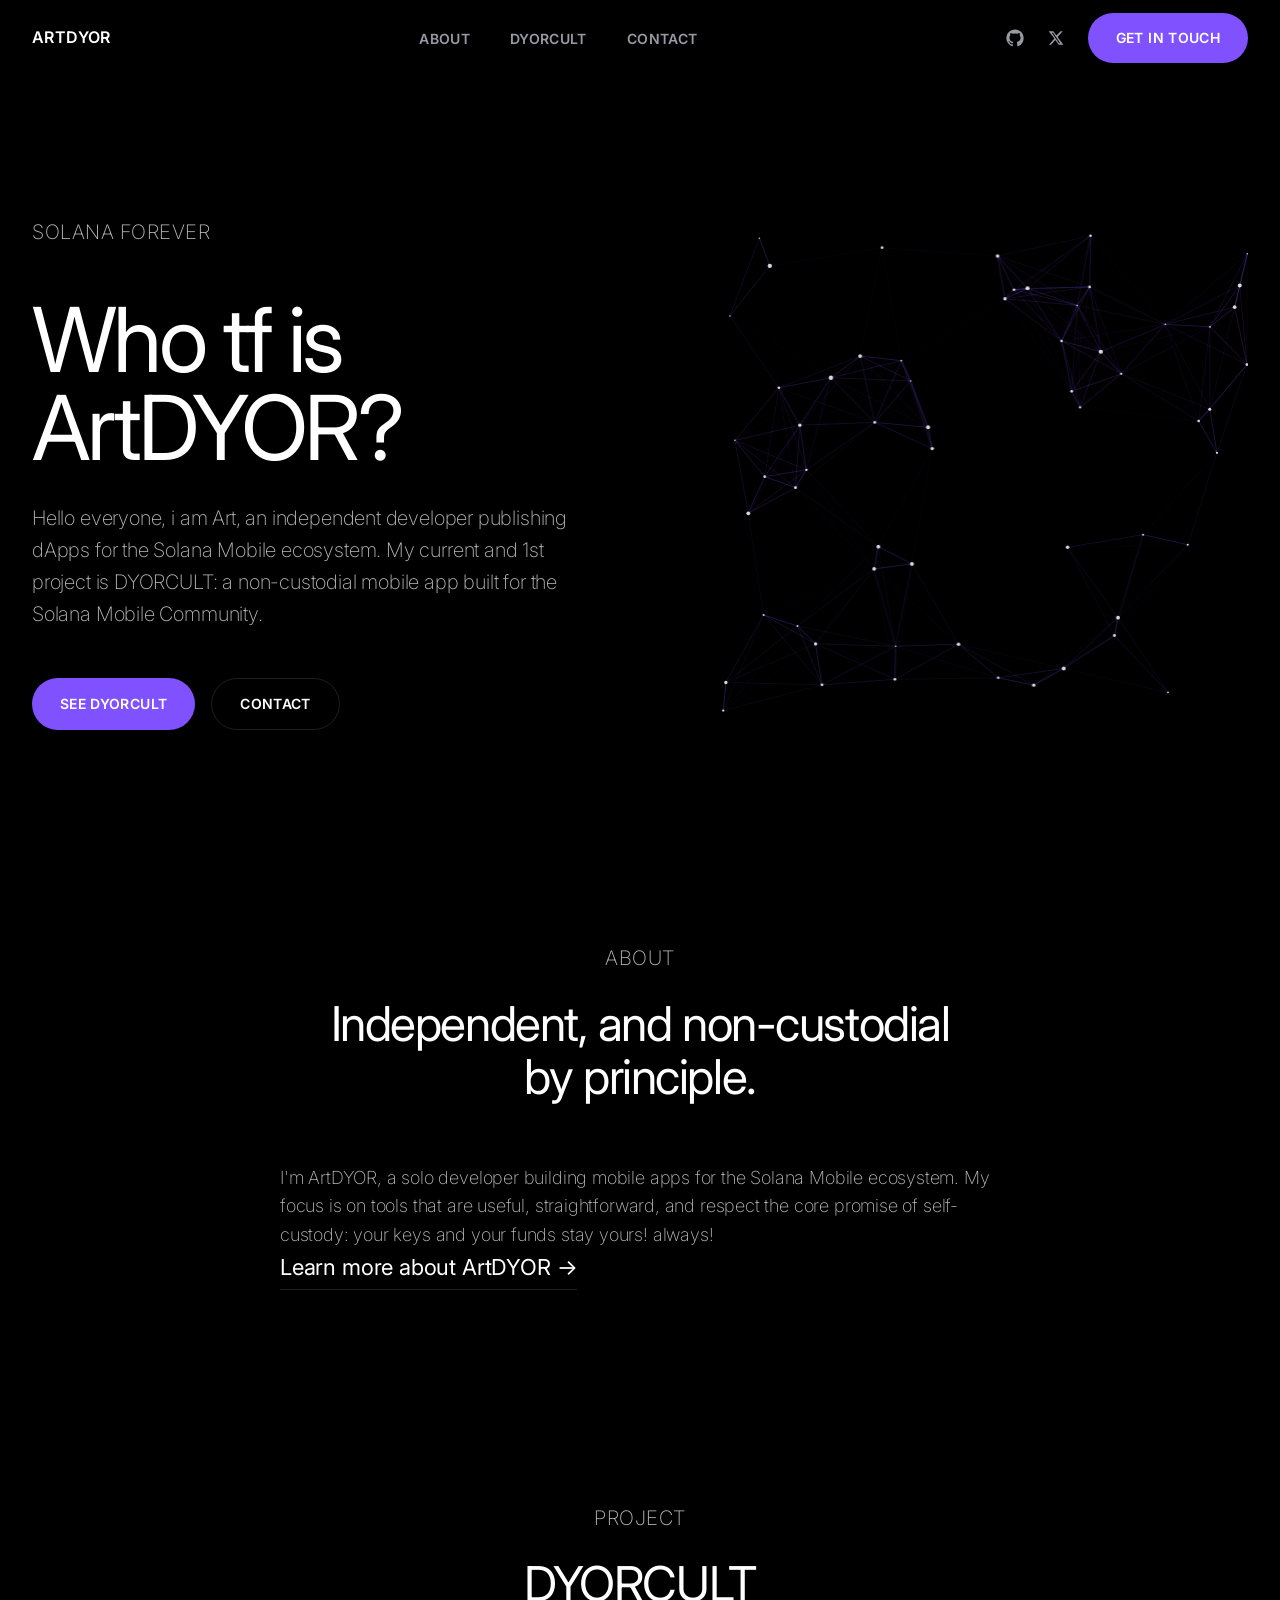
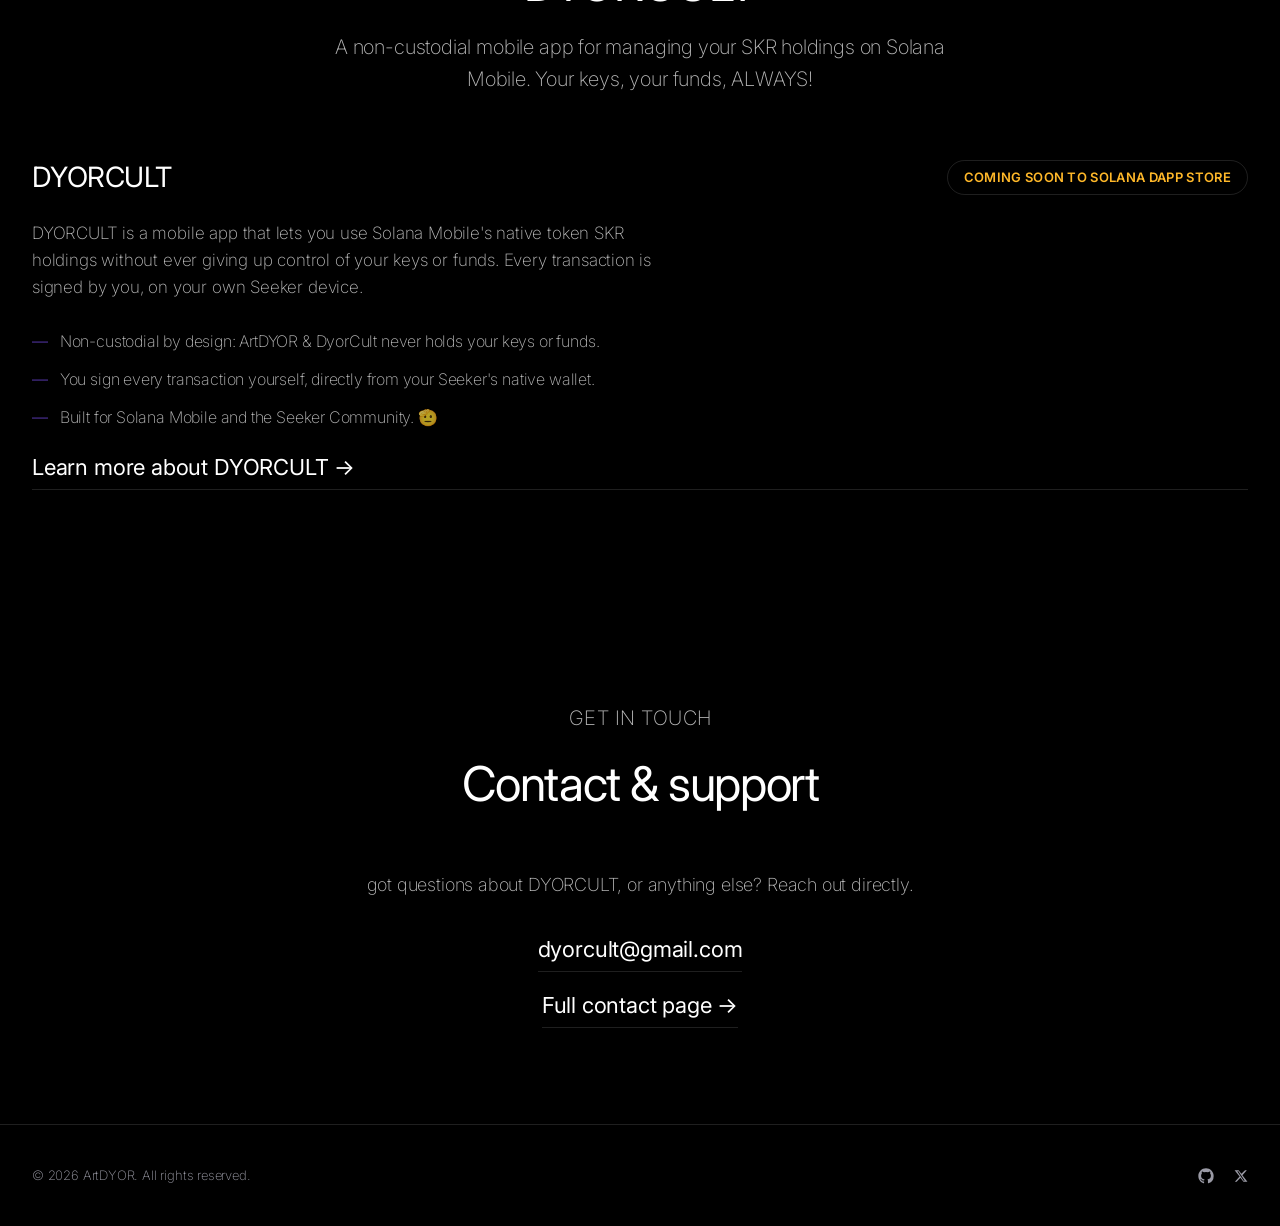
<file: index.html>
<!DOCTYPE html>
<html lang="en">
<head>
  <meta charset="UTF-8" />
  <meta name="viewport" content="width=device-width, initial-scale=1.0" />
  <title>ArtDYOR — Solana dApp Developer &amp; Publisher</title>
  <meta name="description" content="ArtDYOR is an independent Solana app developer, creator of DYORCULT — a non-custodial mobile app built for the Solana Seeker" />

  <link rel="icon" type="image/png" href="favicon.png" />

  <!-- Open Graph / social share -->
  <meta property="og:type" content="website" />
  <meta property="og:title" content="ArtDYOR — Solana App Developer & Publisher" />
  <meta property="og:description" content="Independent developer and publisher building DYORCULT, a non-custodial mobile app for the Solana ecosystem." />
  <meta property="og:url" content="https://artdyor.github.io" />
  <meta name="twitter:card" content="summary" />
  <meta name="twitter:title" content="ArtDYOR — Solana App Developer & Publisher" />
  <meta name="twitter:description" content="Independent developer and publisher building DYORCULT, a non-custodial mobile app for the Solana ecosystem." />
  <meta name="twitter:site" content="@ArtDYOR" />

  <link rel="preconnect" href="https://fonts.googleapis.com">
  <link rel="preconnect" href="https://fonts.gstatic.com" crossorigin>
  <link href="https://fonts.googleapis.com/css2?family=Inter:wght@200;300;400;500;600&display=swap" rel="stylesheet">

  <link rel="stylesheet" href="styles.css" />
</head>
<body>

  <nav class="nav">
    <div class="container">
      <a href="#top" class="nav-logo">ArtDYOR</a>
      <ul class="nav-links">
        <li><a href="about.html">About</a></li>
        <li><a href="dyorcult.html">DYORCULT</a></li>
        <li><a href="contact.html">Contact</a></li>
      </ul>
      <div class="nav-actions">
        <a href="https://github.com/artdyor" target="_blank" rel="noopener noreferrer" class="icon-link" aria-label="ArtDYOR on GitHub">
          <svg width="18" height="18" viewBox="0 0 24 24" fill="currentColor" aria-hidden="true"><path d="M12 .5C5.65.5.5 5.65.5 12c0 5.09 3.29 9.4 7.86 10.93.57.1.78-.25.78-.55v-2.14c-3.2.7-3.87-1.36-3.87-1.36-.53-1.33-1.28-1.69-1.28-1.69-1.04-.71.08-.7.08-.7 1.15.08 1.76 1.18 1.76 1.18 1.02 1.75 2.68 1.24 3.33.95.1-.74.4-1.24.72-1.53-2.55-.29-5.24-1.28-5.24-5.69 0-1.26.45-2.29 1.19-3.1-.12-.29-.51-1.46.12-3.05 0 0 .97-.31 3.18 1.18a11.1 11.1 0 0 1 5.79 0c2.21-1.49 3.18-1.18 3.18-1.18.63 1.59.24 2.76.12 3.05.74.81 1.19 1.84 1.19 3.1 0 4.42-2.7 5.4-5.26 5.68.41.36.78 1.06.78 2.15v3.19c0 .3.21.66.79.55A11.5 11.5 0 0 0 23.5 12C23.5 5.65 18.35.5 12 .5Z"/></svg>
        </a>
        <a href="https://x.com/ArtDYOR" target="_blank" rel="noopener noreferrer" class="icon-link" aria-label="ArtDYOR on X">
          <svg width="16" height="16" viewBox="0 0 24 24" fill="currentColor" aria-hidden="true"><path d="M18.9 2H22l-7.6 8.68L23 22h-6.8l-5.3-6.9L4.6 22H1.5l8.1-9.3L1 2h6.9l4.8 6.3L18.9 2Zm-2.4 18h1.9L7.6 4H5.6l10.9 16Z"/></svg>
        </a>
        <a href="contact.html" class="btn btn-primary">Get in touch</a>
      </div>
    </div>
  </nav>

  <header class="hero hero-home" id="top">
    <div class="container">
      <div class="hero-grid">
        <div class="hero-content">
          <p class="eyebrow">Solana Forever</p>
          <h1>Who tf is ArtDYOR?</h1>
          <p>Hello everyone, i am Art, an independent developer publishing dApps for the Solana Mobile ecosystem. My current and 1st project is DYORCULT: a non-custodial mobile app built for the Solana Mobile Community.</p>
          <div class="hero-ctas">
            <a href="dyorcult.html" class="btn btn-primary">See DYORCULT</a>
            <a href="contact.html" class="btn btn-ghost">Contact</a>
          </div>
        </div>
        <div class="hero-visual">
          <canvas id="particle-field" aria-hidden="true"></canvas>
        </div>
      </div>
    </div>
  </header>

  <section class="section" id="about">
    <div class="container">
      <div class="section-header">
        <p class="eyebrow">About</p>
        <h2>Independent, and non-custodial by principle.</h2>
      </div>
      <div class="about-card">
        <p>I'm ArtDYOR, a solo developer building mobile apps for the Solana Mobile ecosystem. My focus is on tools that are useful, straightforward, and respect the core promise of self-custody: your keys and your funds stay yours! always!</p>
        <a href="about.html" class="contact-email">Learn more about ArtDYOR &rarr;</a>
      </div>
    </div>
  </section>

  <section class="section" id="dyorcult">
    <div class="container">
      <div class="section-header">
        <p class="eyebrow">Project</p>
        <h2>DYORCULT</h2>
        <p>A non-custodial mobile app for managing your SKR holdings on Solana Mobile. Your keys, your funds, ALWAYS!</p>
      </div>
      <div class="project-grid">
        <div class="project-card">
          <div class="project-card-top">
            <h3>DYORCULT</h3>
            <span class="badge">Coming soon to Solana dApp Store</span>
          </div>
          <p>DYORCULT is a mobile app that lets you use Solana Mobile's native token SKR holdings without ever giving up control of your keys or funds. Every transaction is signed by you, on your own Seeker device.</p>
          <ul class="feature-list">
            <li>Non-custodial by design: ArtDYOR &amp; DyorCult never holds your keys or funds.</li>
            <li>You sign every transaction yourself, directly from your Seeker's native wallet.</li>
            <li>Built for Solana Mobile and the Seeker Community. 🫡</li>
          </ul>
          <a href="dyorcult.html" class="contact-email">Learn more about DYORCULT &rarr;</a>
        </div>
      </div>
    </div>
  </section>

  <section class="section" id="contact">
    <div class="container">
      <div class="section-header">
        <p class="eyebrow">Get in touch</p>
        <h2>Contact &amp; support</h2>
      </div>
      <div class="contact-card">
        <p>got questions about DYORCULT, or anything else? Reach out directly.</p>
        <a class="contact-email" href="mailto:dyorcult@gmail.com">dyorcult@gmail.com</a>
        <div style="margin-top: 16px;">
          <a href="contact.html" class="contact-email">Full contact page &rarr;</a>
        </div>
      </div>
    </div>
  </section>

  <footer class="footer">
    <div class="container">
      <p>&copy; 2026 ArtDYOR. All rights reserved.</p>
      <div class="footer-actions">
        <a href="https://github.com/artdyor" target="_blank" rel="noopener noreferrer" class="icon-link" aria-label="ArtDYOR on GitHub">
          <svg width="16" height="16" viewBox="0 0 24 24" fill="currentColor" aria-hidden="true"><path d="M12 .5C5.65.5.5 5.65.5 12c0 5.09 3.29 9.4 7.86 10.93.57.1.78-.25.78-.55v-2.14c-3.2.7-3.87-1.36-3.87-1.36-.53-1.33-1.28-1.69-1.28-1.69-1.04-.71.08-.7.08-.7 1.15.08 1.76 1.18 1.76 1.18 1.02 1.75 2.68 1.24 3.33.95.1-.74.4-1.24.72-1.53-2.55-.29-5.24-1.28-5.24-5.69 0-1.26.45-2.29 1.19-3.1-.12-.29-.51-1.46.12-3.05 0 0 .97-.31 3.18 1.18a11.1 11.1 0 0 1 5.79 0c2.21-1.49 3.18-1.18 3.18-1.18.63 1.59.24 2.76.12 3.05.74.81 1.19 1.84 1.19 3.1 0 4.42-2.7 5.4-5.26 5.68.41.36.78 1.06.78 2.15v3.19c0 .3.21.66.79.55A11.5 11.5 0 0 0 23.5 12C23.5 5.65 18.35.5 12 .5Z"/></svg>
        </a>
        <a href="https://x.com/ArtDYOR" target="_blank" rel="noopener noreferrer" class="icon-link" aria-label="ArtDYOR on X">
          <svg width="14" height="14" viewBox="0 0 24 24" fill="currentColor" aria-hidden="true"><path d="M18.9 2H22l-7.6 8.68L23 22h-6.8l-5.3-6.9L4.6 22H1.5l8.1-9.3L1 2h6.9l4.8 6.3L18.9 2Zm-2.4 18h1.9L7.6 4H5.6l10.9 16Z"/></svg>
        </a>
      </div>
    </div>
  </footer>

  <script src="particles.js"></script>
</body>
</html>
</file>
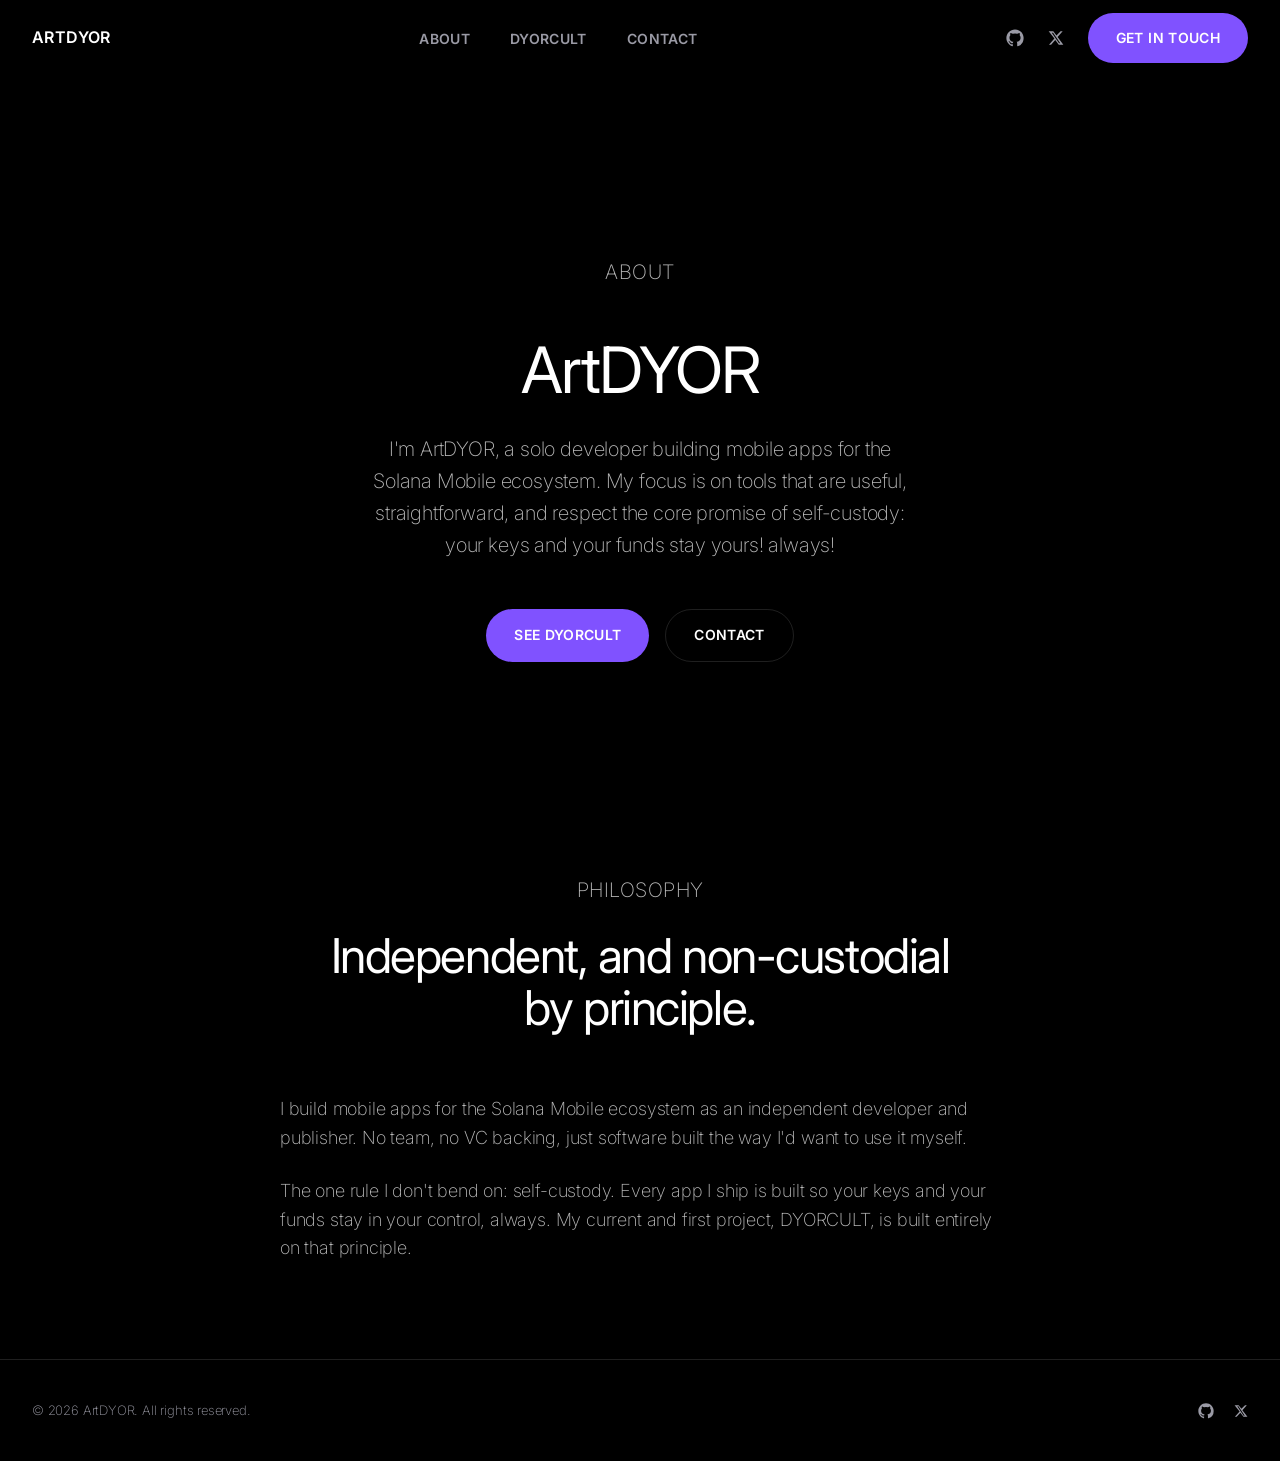
<file: about.html>
<!DOCTYPE html>
<html lang="en">
<head>
  <meta charset="UTF-8" />
  <meta name="viewport" content="width=device-width, initial-scale=1.0" />
  <title>About — ArtDYOR</title>
  <meta name="description" content="ArtDYOR is just a dude on Solami, creator of DYORCULT: A non custodial mobile app built for the Solana Seeker." />

  <link rel="icon" type="image/png" href="favicon.png" />

  <!-- Open Graph / social share -->
  <meta property="og:type" content="website" />
  <meta property="og:title" content="About — ArtDYOR" />
  <meta property="og:description" content="Independent developer and publisher building DYORCULT, a non custodial mobile app for the Solana ecosystem." />
  <meta property="og:url" content="https://artdyor.github.io/about.html" />
  <meta name="twitter:card" content="summary" />
  <meta name="twitter:title" content="About — ArtDYOR" />
  <meta name="twitter:description" content="Independent developer and publisher building DYORCULT, a non custodial mobile app for the Solana ecosystem." />
  <meta name="twitter:site" content="@ArtDYOR" />

  <link rel="preconnect" href="https://fonts.googleapis.com">
  <link rel="preconnect" href="https://fonts.gstatic.com" crossorigin>
  <link href="https://fonts.googleapis.com/css2?family=Inter:wght@200;300;400;500;600&display=swap" rel="stylesheet">

  <link rel="stylesheet" href="styles.css" />
</head>
<body>

  <nav class="nav">
    <div class="container">
      <a href="index.html" class="nav-logo">ArtDYOR</a>
      <ul class="nav-links">
        <li><a href="about.html">About</a></li>
        <li><a href="dyorcult.html">DYORCULT</a></li>
        <li><a href="contact.html">Contact</a></li>
      </ul>
      <div class="nav-actions">
        <a href="https://github.com/artdyor" target="_blank" rel="noopener noreferrer" class="icon-link" aria-label="ArtDYOR on GitHub">
          <svg width="18" height="18" viewBox="0 0 24 24" fill="currentColor" aria-hidden="true"><path d="M12 .5C5.65.5.5 5.65.5 12c0 5.09 3.29 9.4 7.86 10.93.57.1.78-.25.78-.55v-2.14c-3.2.7-3.87-1.36-3.87-1.36-.53-1.33-1.28-1.69-1.28-1.69-1.04-.71.08-.7.08-.7 1.15.08 1.76 1.18 1.76 1.18 1.02 1.75 2.68 1.24 3.33.95.1-.74.4-1.24.72-1.53-2.55-.29-5.24-1.28-5.24-5.69 0-1.26.45-2.29 1.19-3.1-.12-.29-.51-1.46.12-3.05 0 0 .97-.31 3.18 1.18a11.1 11.1 0 0 1 5.79 0c2.21-1.49 3.18-1.18 3.18-1.18.63 1.59.24 2.76.12 3.05.74.81 1.19 1.84 1.19 3.1 0 4.42-2.7 5.4-5.26 5.68.41.36.78 1.06.78 2.15v3.19c0 .3.21.66.79.55A11.5 11.5 0 0 0 23.5 12C23.5 5.65 18.35.5 12 .5Z"/></svg>
        </a>
        <a href="https://x.com/ArtDYOR" target="_blank" rel="noopener noreferrer" class="icon-link" aria-label="ArtDYOR on X">
          <svg width="16" height="16" viewBox="0 0 24 24" fill="currentColor" aria-hidden="true"><path d="M18.9 2H22l-7.6 8.68L23 22h-6.8l-5.3-6.9L4.6 22H1.5l8.1-9.3L1 2h6.9l4.8 6.3L18.9 2Zm-2.4 18h1.9L7.6 4H5.6l10.9 16Z"/></svg>
        </a>
        <a href="contact.html" class="btn btn-primary">Get in touch</a>
      </div>
    </div>
  </nav>

  <header class="hero">
    <div class="container">
      <p class="eyebrow">About</p>
      <h1>ArtDYOR</h1>
      <p>I'm ArtDYOR, a solo developer building mobile apps for the Solana Mobile ecosystem. My focus is on tools that are useful, straightforward, and respect the core promise of self-custody: your keys and your funds stay yours! always!</p>
      <div class="hero-ctas">
        <a href="dyorcult.html" class="btn btn-primary">See DYORCULT</a>
        <a href="contact.html" class="btn btn-ghost">Contact</a>
      </div>
    </div>
  </header>

  <section class="section" id="about-story">
    <div class="container">
      <div class="section-header">
        <p class="eyebrow">Philosophy</p>
        <h2>Independent, and non-custodial by principle.</h2>
      </div>
      <div class="about-card">
        <p>I build mobile apps for the Solana Mobile ecosystem as an independent developer and publisher. No team, no VC backing, just software built the way I'd want to use it myself.</p>
        <p>The one rule I don't bend on: self-custody. Every app I ship is built so your keys and your funds stay in your control, always. My current and first project, DYORCULT, is built entirely on that principle.</p>
      </div>
    </div>
  </section>

  <footer class="footer">
    <div class="container">
      <p>&copy; 2026 ArtDYOR. All rights reserved.</p>
      <div class="footer-actions">
        <a href="https://github.com/artdyor" target="_blank" rel="noopener noreferrer" class="icon-link" aria-label="ArtDYOR on GitHub">
          <svg width="16" height="16" viewBox="0 0 24 24" fill="currentColor" aria-hidden="true"><path d="M12 .5C5.65.5.5 5.65.5 12c0 5.09 3.29 9.4 7.86 10.93.57.1.78-.25.78-.55v-2.14c-3.2.7-3.87-1.36-3.87-1.36-.53-1.33-1.28-1.69-1.28-1.69-1.04-.71.08-.7.08-.7 1.15.08 1.76 1.18 1.76 1.18 1.02 1.75 2.68 1.24 3.33.95.1-.74.4-1.24.72-1.53-2.55-.29-5.24-1.28-5.24-5.69 0-1.26.45-2.29 1.19-3.1-.12-.29-.51-1.46.12-3.05 0 0 .97-.31 3.18 1.18a11.1 11.1 0 0 1 5.79 0c2.21-1.49 3.18-1.18 3.18-1.18.63 1.59.24 2.76.12 3.05.74.81 1.19 1.84 1.19 3.1 0 4.42-2.7 5.4-5.26 5.68.41.36.78 1.06.78 2.15v3.19c0 .3.21.66.79.55A11.5 11.5 0 0 0 23.5 12C23.5 5.65 18.35.5 12 .5Z"/></svg>
        </a>
        <a href="https://x.com/ArtDYOR" target="_blank" rel="noopener noreferrer" class="icon-link" aria-label="ArtDYOR on X">
          <svg width="14" height="14" viewBox="0 0 24 24" fill="currentColor" aria-hidden="true"><path d="M18.9 2H22l-7.6 8.68L23 22h-6.8l-5.3-6.9L4.6 22H1.5l8.1-9.3L1 2h6.9l4.8 6.3L18.9 2Zm-2.4 18h1.9L7.6 4H5.6l10.9 16Z"/></svg>
        </a>
      </div>
    </div>
  </footer>

</body>
</html>
</file>
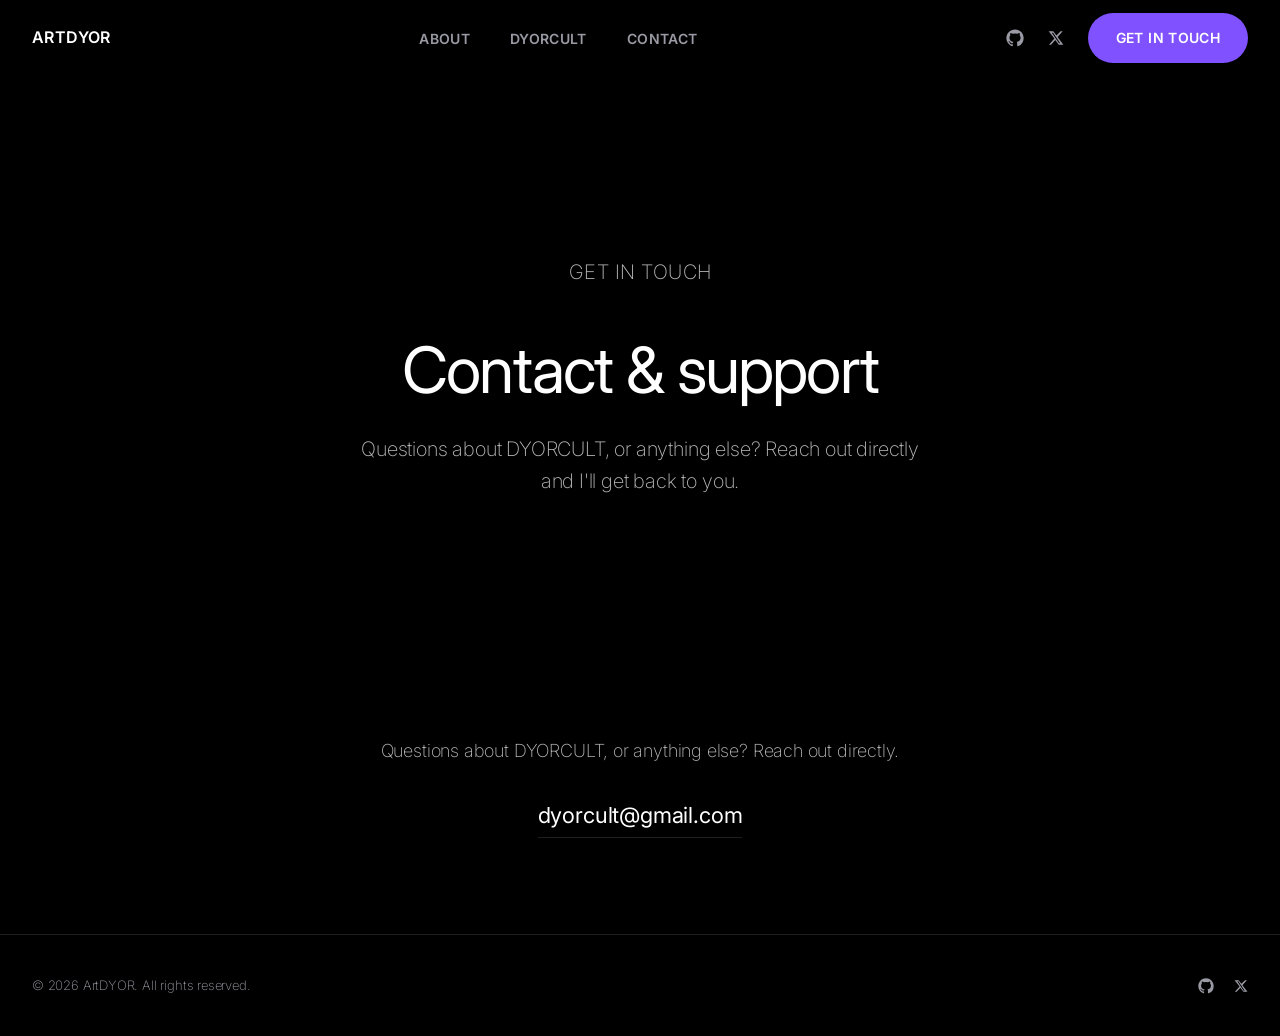
<file: contact.html>
<!DOCTYPE html>
<html lang="en">
<head>
  <meta charset="UTF-8" />
  <meta name="viewport" content="width=device-width, initial-scale=1.0" />
  <title>Contact — ArtDYOR</title>
  <meta name="description" content="Get in touch with ArtDYOR, independent developer and publisher of DYORCULT for the Solana Mobile dApp Store." />

  <link rel="icon" type="image/png" href="favicon.png" />

  <!-- Open Graph / social share -->
  <meta property="og:type" content="website" />
  <meta property="og:title" content="Contact — ArtDYOR" />
  <meta property="og:description" content="Questions about DYORCULT, or anything else? Reach out directly." />
  <meta property="og:url" content="https://artdyor.github.io/contact.html" />
  <meta name="twitter:card" content="summary" />
  <meta name="twitter:title" content="Contact — ArtDYOR" />
  <meta name="twitter:description" content="Questions about DYORCULT, or anything else? Reach out directly." />
  <meta name="twitter:site" content="@ArtDYOR" />

  <link rel="preconnect" href="https://fonts.googleapis.com">
  <link rel="preconnect" href="https://fonts.gstatic.com" crossorigin>
  <link href="https://fonts.googleapis.com/css2?family=Inter:wght@200;300;400;500;600&display=swap" rel="stylesheet">

  <link rel="stylesheet" href="styles.css" />
</head>
<body>

  <nav class="nav">
    <div class="container">
      <a href="index.html" class="nav-logo">ArtDYOR</a>
      <ul class="nav-links">
        <li><a href="about.html">About</a></li>
        <li><a href="dyorcult.html">DYORCULT</a></li>
        <li><a href="contact.html">Contact</a></li>
      </ul>
      <div class="nav-actions">
        <a href="https://github.com/artdyor" target="_blank" rel="noopener noreferrer" class="icon-link" aria-label="ArtDYOR on GitHub">
          <svg width="18" height="18" viewBox="0 0 24 24" fill="currentColor" aria-hidden="true"><path d="M12 .5C5.65.5.5 5.65.5 12c0 5.09 3.29 9.4 7.86 10.93.57.1.78-.25.78-.55v-2.14c-3.2.7-3.87-1.36-3.87-1.36-.53-1.33-1.28-1.69-1.28-1.69-1.04-.71.08-.7.08-.7 1.15.08 1.76 1.18 1.76 1.18 1.02 1.75 2.68 1.24 3.33.95.1-.74.4-1.24.72-1.53-2.55-.29-5.24-1.28-5.24-5.69 0-1.26.45-2.29 1.19-3.1-.12-.29-.51-1.46.12-3.05 0 0 .97-.31 3.18 1.18a11.1 11.1 0 0 1 5.79 0c2.21-1.49 3.18-1.18 3.18-1.18.63 1.59.24 2.76.12 3.05.74.81 1.19 1.84 1.19 3.1 0 4.42-2.7 5.4-5.26 5.68.41.36.78 1.06.78 2.15v3.19c0 .3.21.66.79.55A11.5 11.5 0 0 0 23.5 12C23.5 5.65 18.35.5 12 .5Z"/></svg>
        </a>
        <a href="https://x.com/ArtDYOR" target="_blank" rel="noopener noreferrer" class="icon-link" aria-label="ArtDYOR on X">
          <svg width="16" height="16" viewBox="0 0 24 24" fill="currentColor" aria-hidden="true"><path d="M18.9 2H22l-7.6 8.68L23 22h-6.8l-5.3-6.9L4.6 22H1.5l8.1-9.3L1 2h6.9l4.8 6.3L18.9 2Zm-2.4 18h1.9L7.6 4H5.6l10.9 16Z"/></svg>
        </a>
        <a href="contact.html" class="btn btn-primary">Get in touch</a>
      </div>
    </div>
  </nav>

  <header class="hero">
    <div class="container">
      <p class="eyebrow">Get in touch</p>
      <h1>Contact &amp; support</h1>
      <p>Questions about DYORCULT, or anything else? Reach out directly and I'll get back to you.</p>
    </div>
  </header>

  <section class="section" id="contact-details">
    <div class="container">
      <div class="contact-card">
        <p>Questions about DYORCULT, or anything else? Reach out directly.</p>
        <a class="contact-email" href="mailto:dyorcult@gmail.com">dyorcult@gmail.com</a>
      </div>
    </div>
  </section>

  <footer class="footer">
    <div class="container">
      <p>&copy; 2026 ArtDYOR. All rights reserved.</p>
      <div class="footer-actions">
        <a href="https://github.com/artdyor" target="_blank" rel="noopener noreferrer" class="icon-link" aria-label="ArtDYOR on GitHub">
          <svg width="16" height="16" viewBox="0 0 24 24" fill="currentColor" aria-hidden="true"><path d="M12 .5C5.65.5.5 5.65.5 12c0 5.09 3.29 9.4 7.86 10.93.57.1.78-.25.78-.55v-2.14c-3.2.7-3.87-1.36-3.87-1.36-.53-1.33-1.28-1.69-1.28-1.69-1.04-.71.08-.7.08-.7 1.15.08 1.76 1.18 1.76 1.18 1.02 1.75 2.68 1.24 3.33.95.1-.74.4-1.24.72-1.53-2.55-.29-5.24-1.28-5.24-5.69 0-1.26.45-2.29 1.19-3.1-.12-.29-.51-1.46.12-3.05 0 0 .97-.31 3.18 1.18a11.1 11.1 0 0 1 5.79 0c2.21-1.49 3.18-1.18 3.18-1.18.63 1.59.24 2.76.12 3.05.74.81 1.19 1.84 1.19 3.1 0 4.42-2.7 5.4-5.26 5.68.41.36.78 1.06.78 2.15v3.19c0 .3.21.66.79.55A11.5 11.5 0 0 0 23.5 12C23.5 5.65 18.35.5 12 .5Z"/></svg>
        </a>
        <a href="https://x.com/ArtDYOR" target="_blank" rel="noopener noreferrer" class="icon-link" aria-label="ArtDYOR on X">
          <svg width="14" height="14" viewBox="0 0 24 24" fill="currentColor" aria-hidden="true"><path d="M18.9 2H22l-7.6 8.68L23 22h-6.8l-5.3-6.9L4.6 22H1.5l8.1-9.3L1 2h6.9l4.8 6.3L18.9 2Zm-2.4 18h1.9L7.6 4H5.6l10.9 16Z"/></svg>
        </a>
      </div>
    </div>
  </footer>

</body>
</html>
</file>
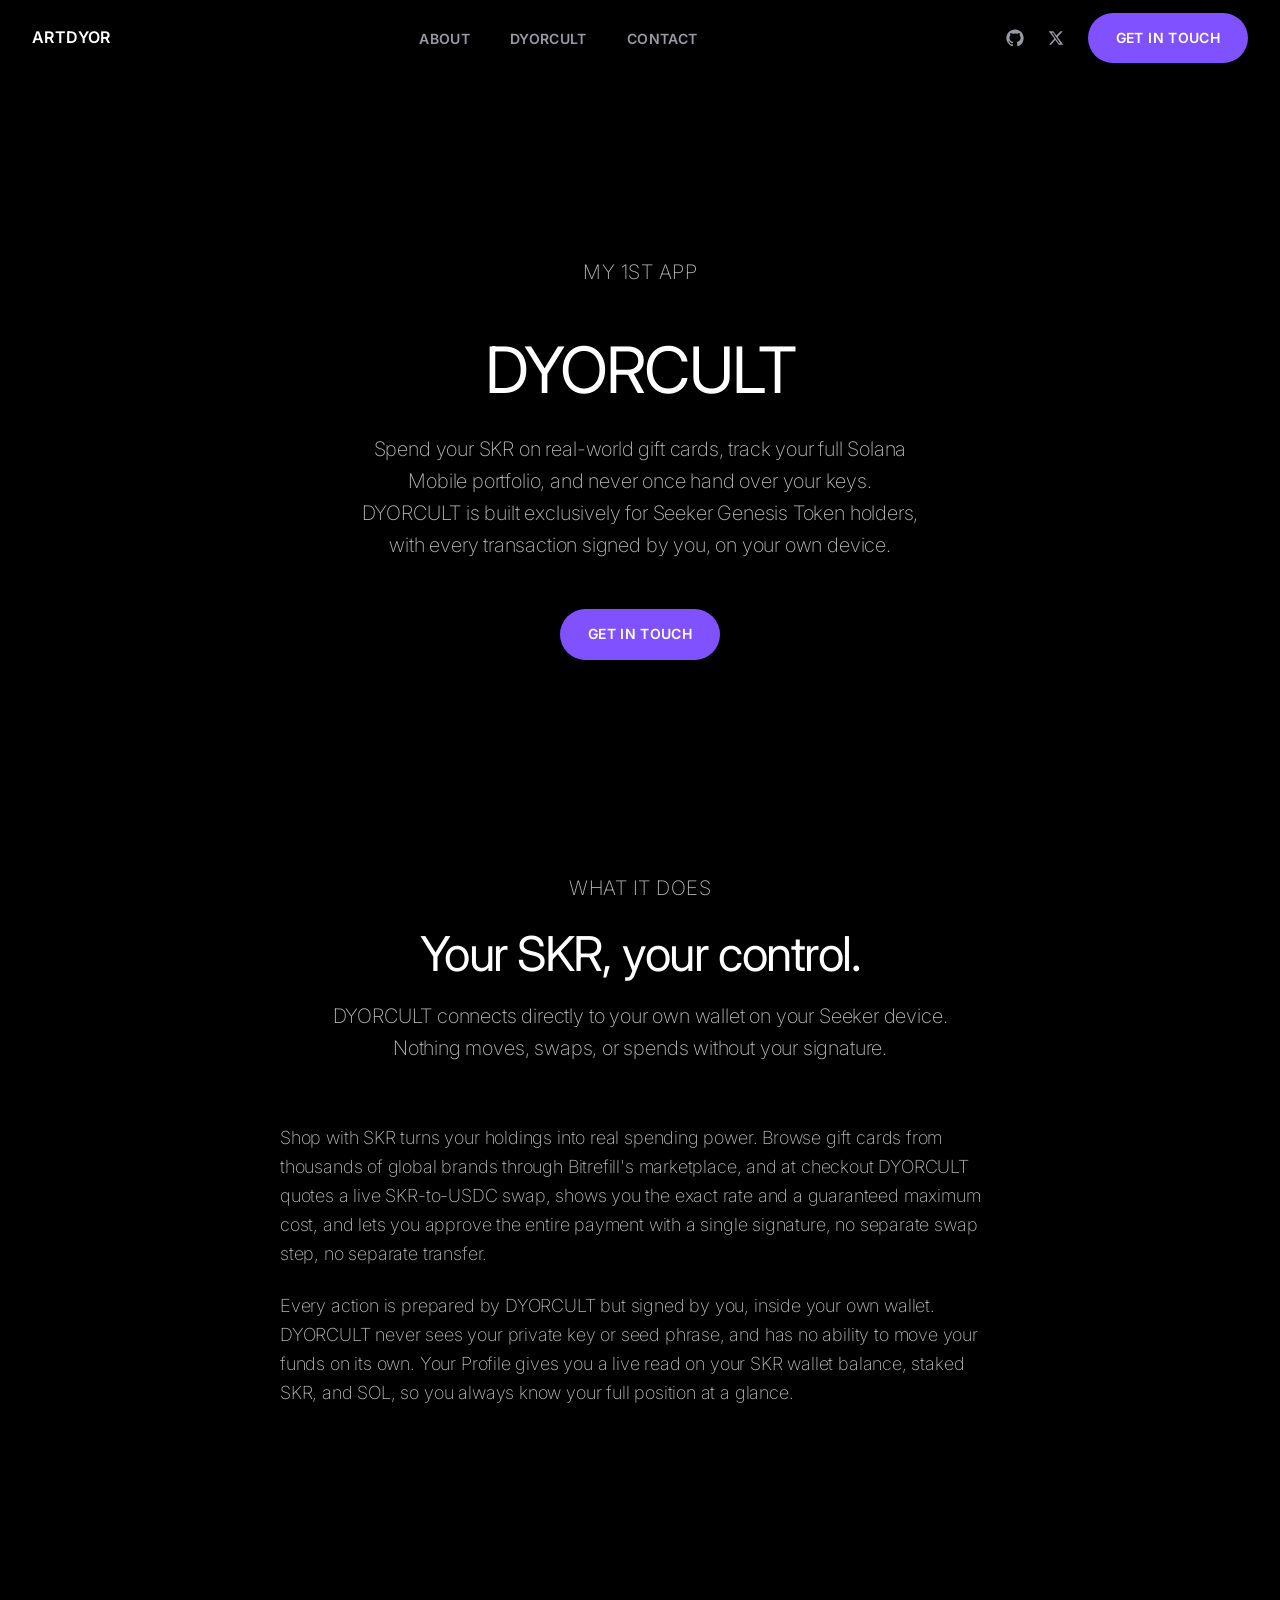
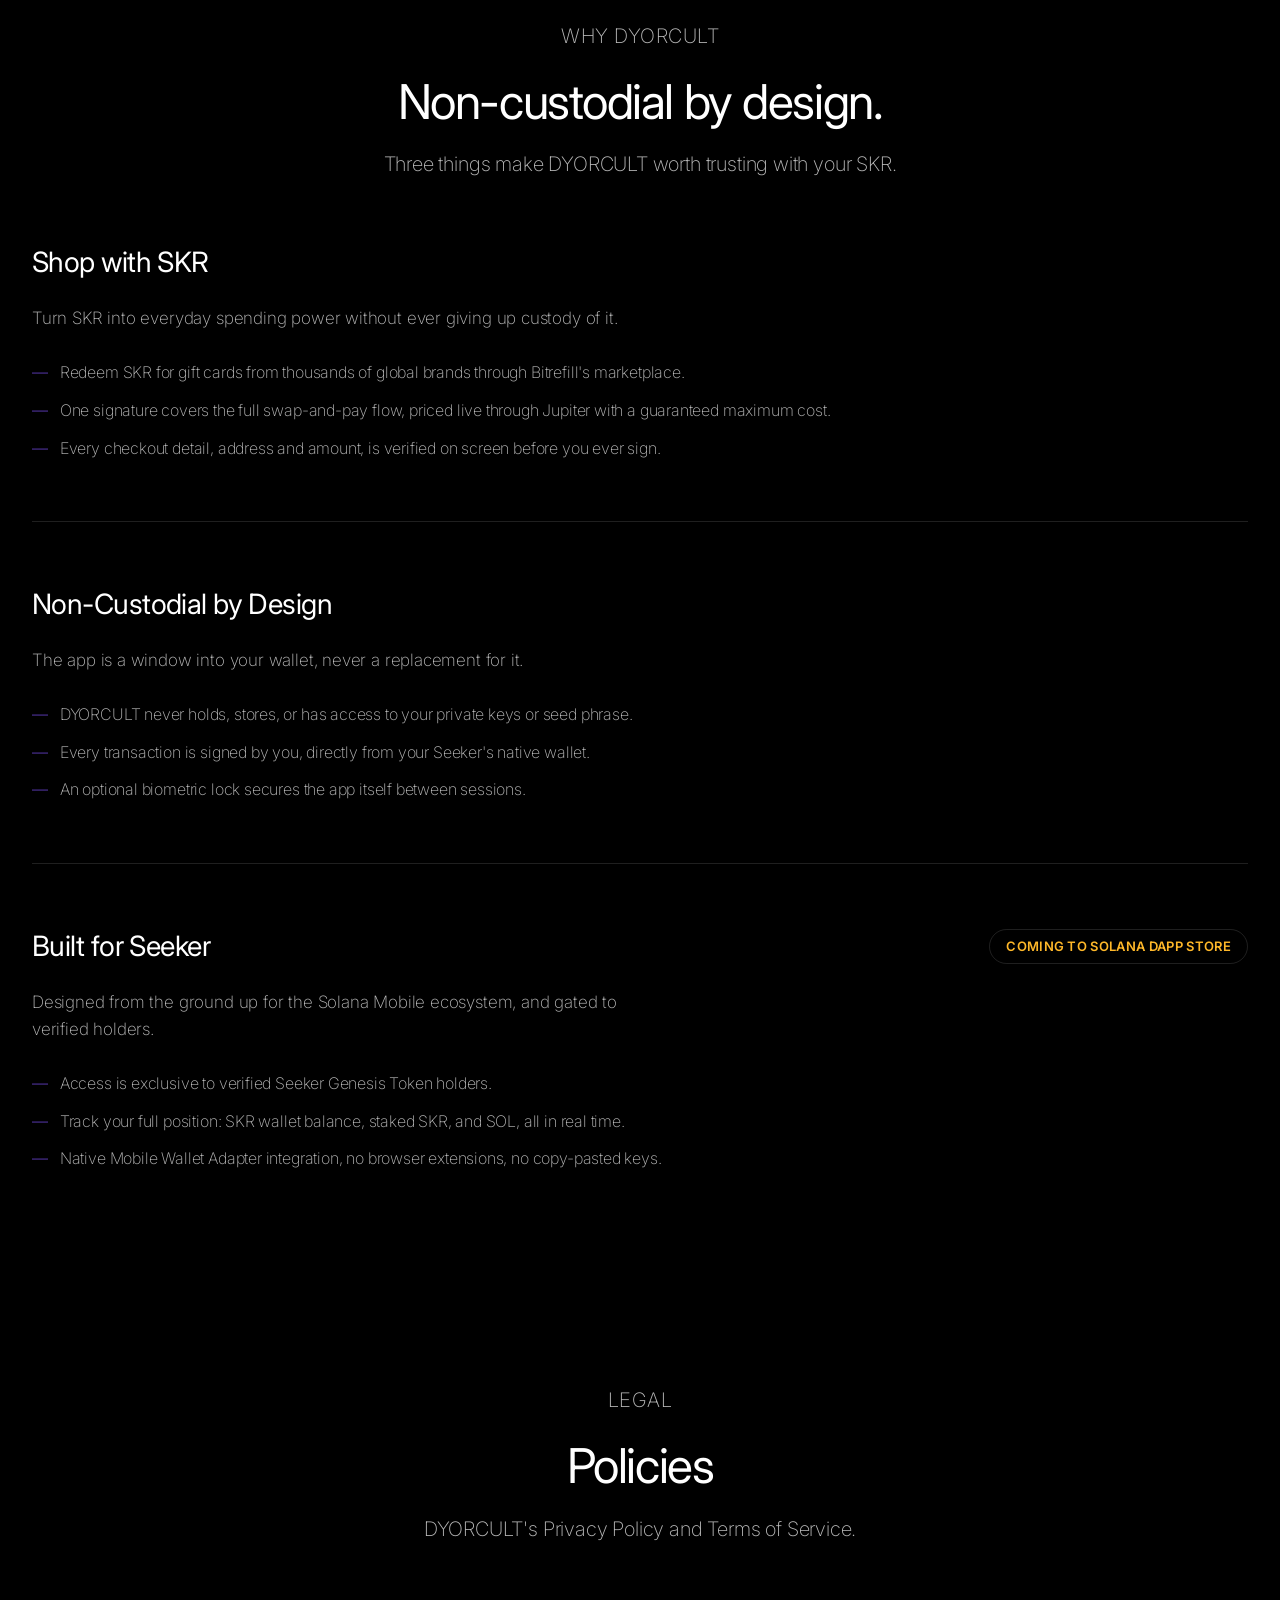
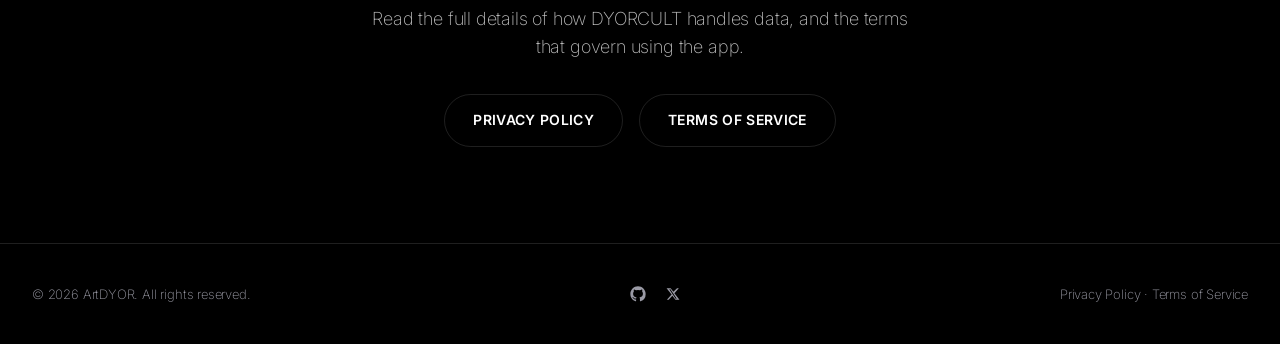
<file: dyorcult.html>
<!DOCTYPE html>
<html lang="en">
<head>
  <meta charset="UTF-8" />
  <meta name="viewport" content="width=device-width, initial-scale=1.0" />
  <title>DYORCULT: Non-Custodial Solana Mobile App | with love by: ArtDYOR</title>
  <meta name="description" content="DYORCULT is the non-custodial Solana Mobile app for Seeker Genesis Token holders. Spend SKR on gift cards from thousands of global brands, track your full portfolio, and sign every transaction yourself, always." />

  <link rel="icon" type="image/png" href="favicon.png" />

  <!-- Open Graph / social share -->
  <meta property="og:type" content="website" />
  <meta property="og:title" content="DYORCULT — Non-Custodial Solana Mobile App" />
  <meta property="og:description" content="Spend SKR on real-world gift cards, track your full portfolio, and never hand over your keys. Built exclusively for Solana Mobile and Seeker Genesis Token holders." />
  <meta property="og:url" content="https://artdyor.github.io/dyorcult.html" />
  <meta property="og:image" content="https://artdyor.github.io/assets/dyorcult-social.jpg" />
  <meta name="twitter:card" content="summary_large_image" />
  <meta name="twitter:title" content="DYORCULT — Non-Custodial Solana Mobile App" />
  <meta name="twitter:description" content="Spend SKR on real-world gift cards, track your full portfolio, and never hand over your keys. Built exclusively for Solana Mobile and Seeker Genesis Token holders." />
  <meta name="twitter:image" content="https://artdyor.github.io/assets/dyorcult-social.jpg" />
  <meta name="twitter:site" content="@ArtDYOR" />

  <link rel="preconnect" href="https://fonts.googleapis.com">
  <link rel="preconnect" href="https://fonts.gstatic.com" crossorigin>
  <link href="https://fonts.googleapis.com/css2?family=Inter:wght@200;300;400;500;600&display=swap" rel="stylesheet">

  <link rel="stylesheet" href="styles.css" />
</head>
<body>

  <nav class="nav">
    <div class="container">
      <a href="index.html" class="nav-logo">ArtDYOR</a>
      <ul class="nav-links">
        <li><a href="about.html">About</a></li>
        <li><a href="dyorcult.html">DYORCULT</a></li>
        <li><a href="contact.html">Contact</a></li>
      </ul>
      <div class="nav-actions">
        <a href="https://github.com/artdyor" target="_blank" rel="noopener noreferrer" class="icon-link" aria-label="ArtDYOR on GitHub">
          <svg width="18" height="18" viewBox="0 0 24 24" fill="currentColor" aria-hidden="true"><path d="M12 .5C5.65.5.5 5.65.5 12c0 5.09 3.29 9.4 7.86 10.93.57.1.78-.25.78-.55v-2.14c-3.2.7-3.87-1.36-3.87-1.36-.53-1.33-1.28-1.69-1.28-1.69-1.04-.71.08-.7.08-.7 1.15.08 1.76 1.18 1.76 1.18 1.02 1.75 2.68 1.24 3.33.95.1-.74.4-1.24.72-1.53-2.55-.29-5.24-1.28-5.24-5.69 0-1.26.45-2.29 1.19-3.1-.12-.29-.51-1.46.12-3.05 0 0 .97-.31 3.18 1.18a11.1 11.1 0 0 1 5.79 0c2.21-1.49 3.18-1.18 3.18-1.18.63 1.59.24 2.76.12 3.05.74.81 1.19 1.84 1.19 3.1 0 4.42-2.7 5.4-5.26 5.68.41.36.78 1.06.78 2.15v3.19c0 .3.21.66.79.55A11.5 11.5 0 0 0 23.5 12C23.5 5.65 18.35.5 12 .5Z"/></svg>
        </a>
        <a href="https://x.com/ArtDYOR" target="_blank" rel="noopener noreferrer" class="icon-link" aria-label="ArtDYOR on X">
          <svg width="16" height="16" viewBox="0 0 24 24" fill="currentColor" aria-hidden="true"><path d="M18.9 2H22l-7.6 8.68L23 22h-6.8l-5.3-6.9L4.6 22H1.5l8.1-9.3L1 2h6.9l4.8 6.3L18.9 2Zm-2.4 18h1.9L7.6 4H5.6l10.9 16Z"/></svg>
        </a>
        <a href="contact.html" class="btn btn-primary">Get in touch</a>
      </div>
    </div>
  </nav>

  <header class="hero">
    <div class="container">
      <p class="eyebrow">my 1st app</p>
      <h1>DYORCULT</h1>
      <p>Spend your SKR on real-world gift cards, track your full Solana Mobile portfolio, and never once hand over your keys. DYORCULT is built exclusively for Seeker Genesis Token holders, with every transaction signed by you, on your own device.</p>
      <div class="hero-ctas">
        <a href="contact.html" class="btn btn-primary">Get in touch</a>
      </div>
    </div>
  </header>

  <section class="section" id="about-app">
    <div class="container">
      <div class="section-header">
        <p class="eyebrow">What it does</p>
        <h2>Your SKR, your control.</h2>
        <p>DYORCULT connects directly to your own wallet on your Seeker device. Nothing moves, swaps, or spends without your signature.</p>
      </div>
      <div class="about-card">
        <p>Shop with SKR turns your holdings into real spending power. Browse gift cards from thousands of global brands through Bitrefill's marketplace, and at checkout DYORCULT quotes a live SKR-to-USDC swap, shows you the exact rate and a guaranteed maximum cost, and lets you approve the entire payment with a single signature, no separate swap step, no separate transfer.</p>
        <p>Every action is prepared by DYORCULT but signed by you, inside your own wallet. DYORCULT never sees your private key or seed phrase, and has no ability to move your funds on its own. Your Profile gives you a live read on your SKR wallet balance, staked SKR, and SOL, so you always know your full position at a glance.</p>
      </div>
    </div>
  </section>

  <section class="section" id="features">
    <div class="container">
      <div class="section-header">
        <p class="eyebrow">Why DYORCULT</p>
        <h2>Non-custodial by design.</h2>
        <p>Three things make DYORCULT worth trusting with your SKR.</p>
      </div>
      <div class="project-grid">
        <div class="project-card">
          <div class="project-card-top">
            <h3>Shop with SKR</h3>
          </div>
          <p>Turn SKR into everyday spending power without ever giving up custody of it.</p>
          <ul class="feature-list">
            <li>Redeem SKR for gift cards from thousands of global brands through Bitrefill's marketplace.</li>
            <li>One signature covers the full swap-and-pay flow, priced live through Jupiter with a guaranteed maximum cost.</li>
            <li>Every checkout detail, address and amount, is verified on screen before you ever sign.</li>
          </ul>
        </div>
        <div class="project-card">
          <div class="project-card-top">
            <h3>Non-Custodial by Design</h3>
          </div>
          <p>The app is a window into your wallet, never a replacement for it.</p>
          <ul class="feature-list">
            <li>DYORCULT never holds, stores, or has access to your private keys or seed phrase.</li>
            <li>Every transaction is signed by you, directly from your Seeker's native wallet.</li>
            <li>An optional biometric lock secures the app itself between sessions.</li>
          </ul>
        </div>
        <div class="project-card">
          <div class="project-card-top">
            <h3>Built for Seeker</h3>
            <span class="badge">Coming to Solana dApp Store</span>
          </div>
          <p>Designed from the ground up for the Solana Mobile ecosystem, and gated to verified holders.</p>
          <ul class="feature-list">
            <li>Access is exclusive to verified Seeker Genesis Token holders.</li>
            <li>Track your full position: SKR wallet balance, staked SKR, and SOL, all in real time.</li>
            <li>Native Mobile Wallet Adapter integration, no browser extensions, no copy-pasted keys.</li>
          </ul>
        </div>
      </div>
    </div>
  </section>

  <section class="section" id="app-legal">
    <div class="container">
      <div class="section-header">
        <p class="eyebrow">Legal</p>
        <h2>Policies</h2>
        <p>DYORCULT's Privacy Policy and Terms of Service.</p>
      </div>
      <div class="contact-card">
        <p>Read the full details of how DYORCULT handles data, and the terms that govern using the app.</p>
        <div class="hero-ctas" style="justify-content: center;">
          <a href="dyorcult/privacy.html" class="btn btn-ghost">Privacy Policy</a>
          <a href="dyorcult/terms.html" class="btn btn-ghost">Terms of Service</a>
        </div>
      </div>
    </div>
  </section>

  <footer class="footer">
    <div class="container">
      <p>&copy; 2026 ArtDYOR. All rights reserved.</p>
      <div class="footer-actions">
        <a href="https://github.com/artdyor" target="_blank" rel="noopener noreferrer" class="icon-link" aria-label="ArtDYOR on GitHub">
          <svg width="16" height="16" viewBox="0 0 24 24" fill="currentColor" aria-hidden="true"><path d="M12 .5C5.65.5.5 5.65.5 12c0 5.09 3.29 9.4 7.86 10.93.57.1.78-.25.78-.55v-2.14c-3.2.7-3.87-1.36-3.87-1.36-.53-1.33-1.28-1.69-1.28-1.69-1.04-.71.08-.7.08-.7 1.15.08 1.76 1.18 1.76 1.18 1.02 1.75 2.68 1.24 3.33.95.1-.74.4-1.24.72-1.53-2.55-.29-5.24-1.28-5.24-5.69 0-1.26.45-2.29 1.19-3.1-.12-.29-.51-1.46.12-3.05 0 0 .97-.31 3.18 1.18a11.1 11.1 0 0 1 5.79 0c2.21-1.49 3.18-1.18 3.18-1.18.63 1.59.24 2.76.12 3.05.74.81 1.19 1.84 1.19 3.1 0 4.42-2.7 5.4-5.26 5.68.41.36.78 1.06.78 2.15v3.19c0 .3.21.66.79.55A11.5 11.5 0 0 0 23.5 12C23.5 5.65 18.35.5 12 .5Z"/></svg>
        </a>
        <a href="https://x.com/ArtDYOR" target="_blank" rel="noopener noreferrer" class="icon-link" aria-label="ArtDYOR on X">
          <svg width="14" height="14" viewBox="0 0 24 24" fill="currentColor" aria-hidden="true"><path d="M18.9 2H22l-7.6 8.68L23 22h-6.8l-5.3-6.9L4.6 22H1.5l8.1-9.3L1 2h6.9l4.8 6.3L18.9 2Zm-2.4 18h1.9L7.6 4H5.6l10.9 16Z"/></svg>
        </a>
      </div>
      <p class="footer-note"><a href="dyorcult/privacy.html">Privacy Policy</a> · <a href="dyorcult/terms.html">Terms of Service</a></p>
    </div>
  </footer>

</body>
</html>
</file>
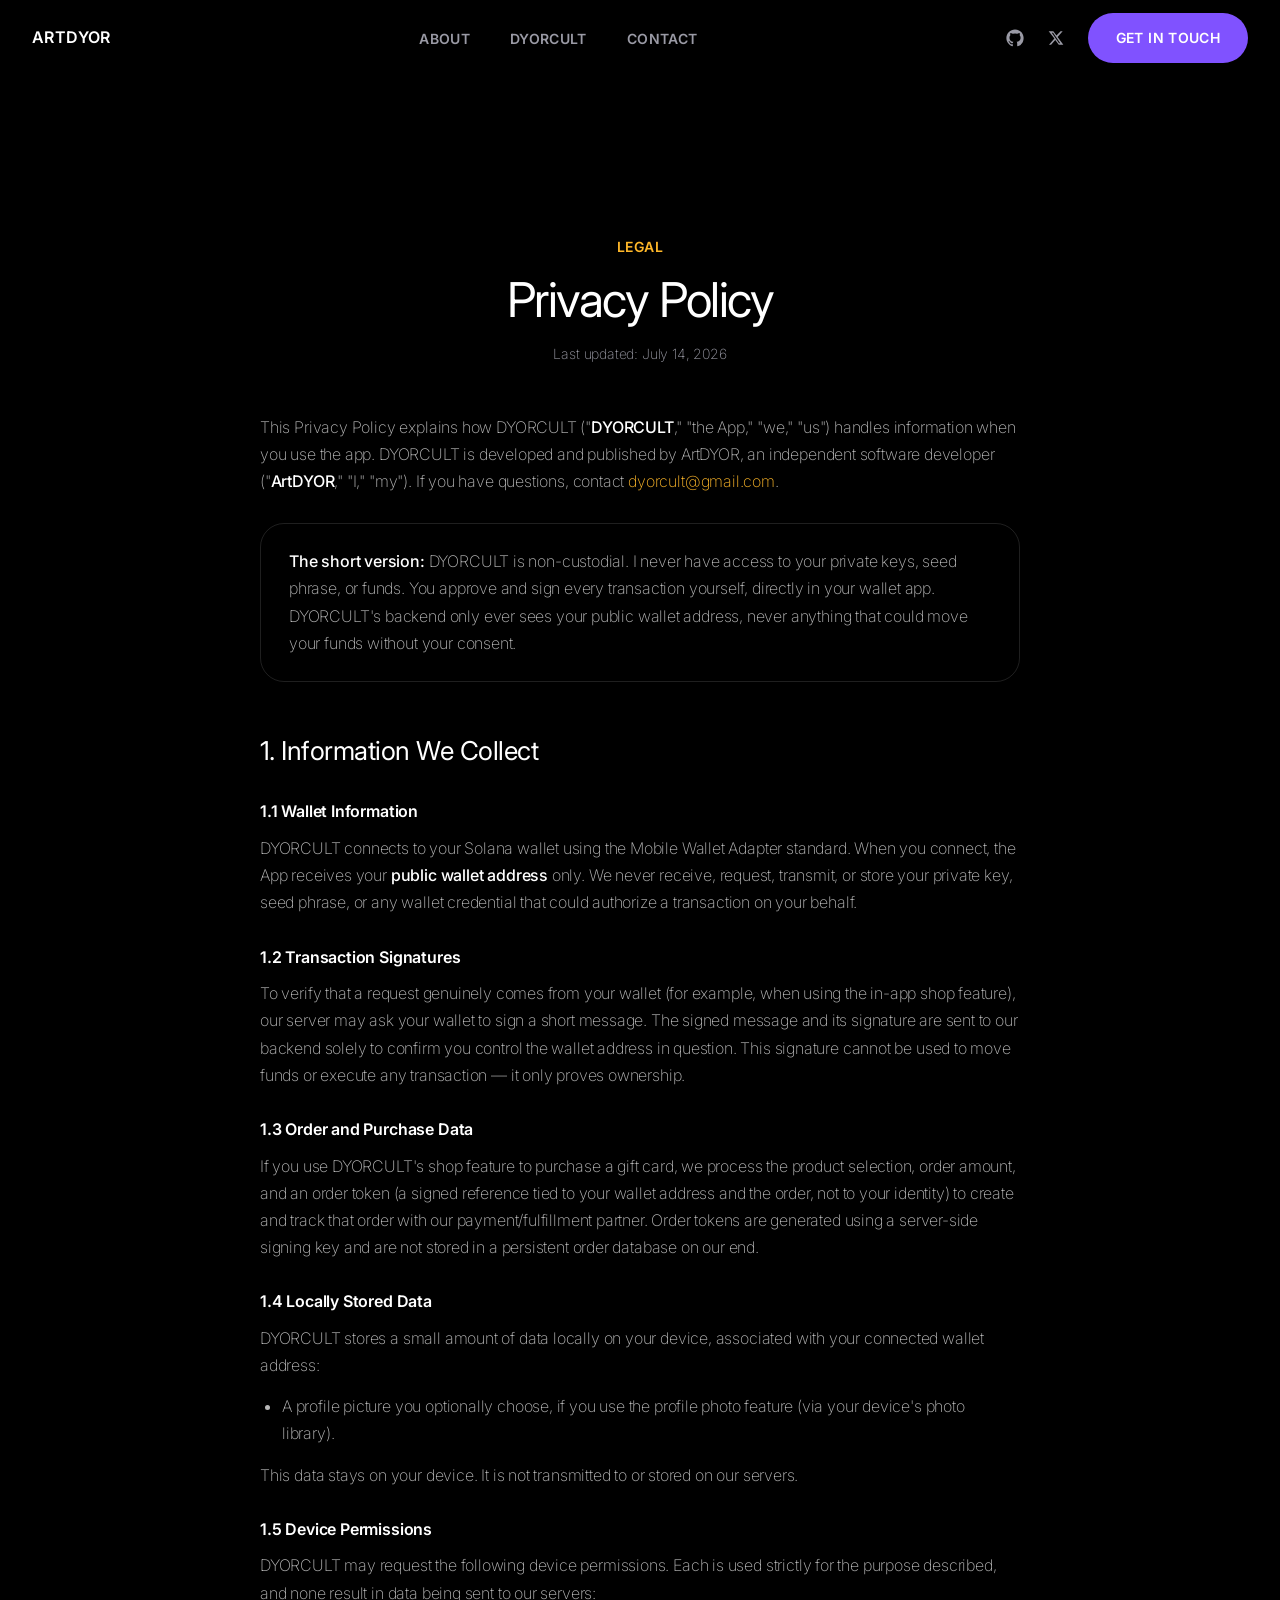
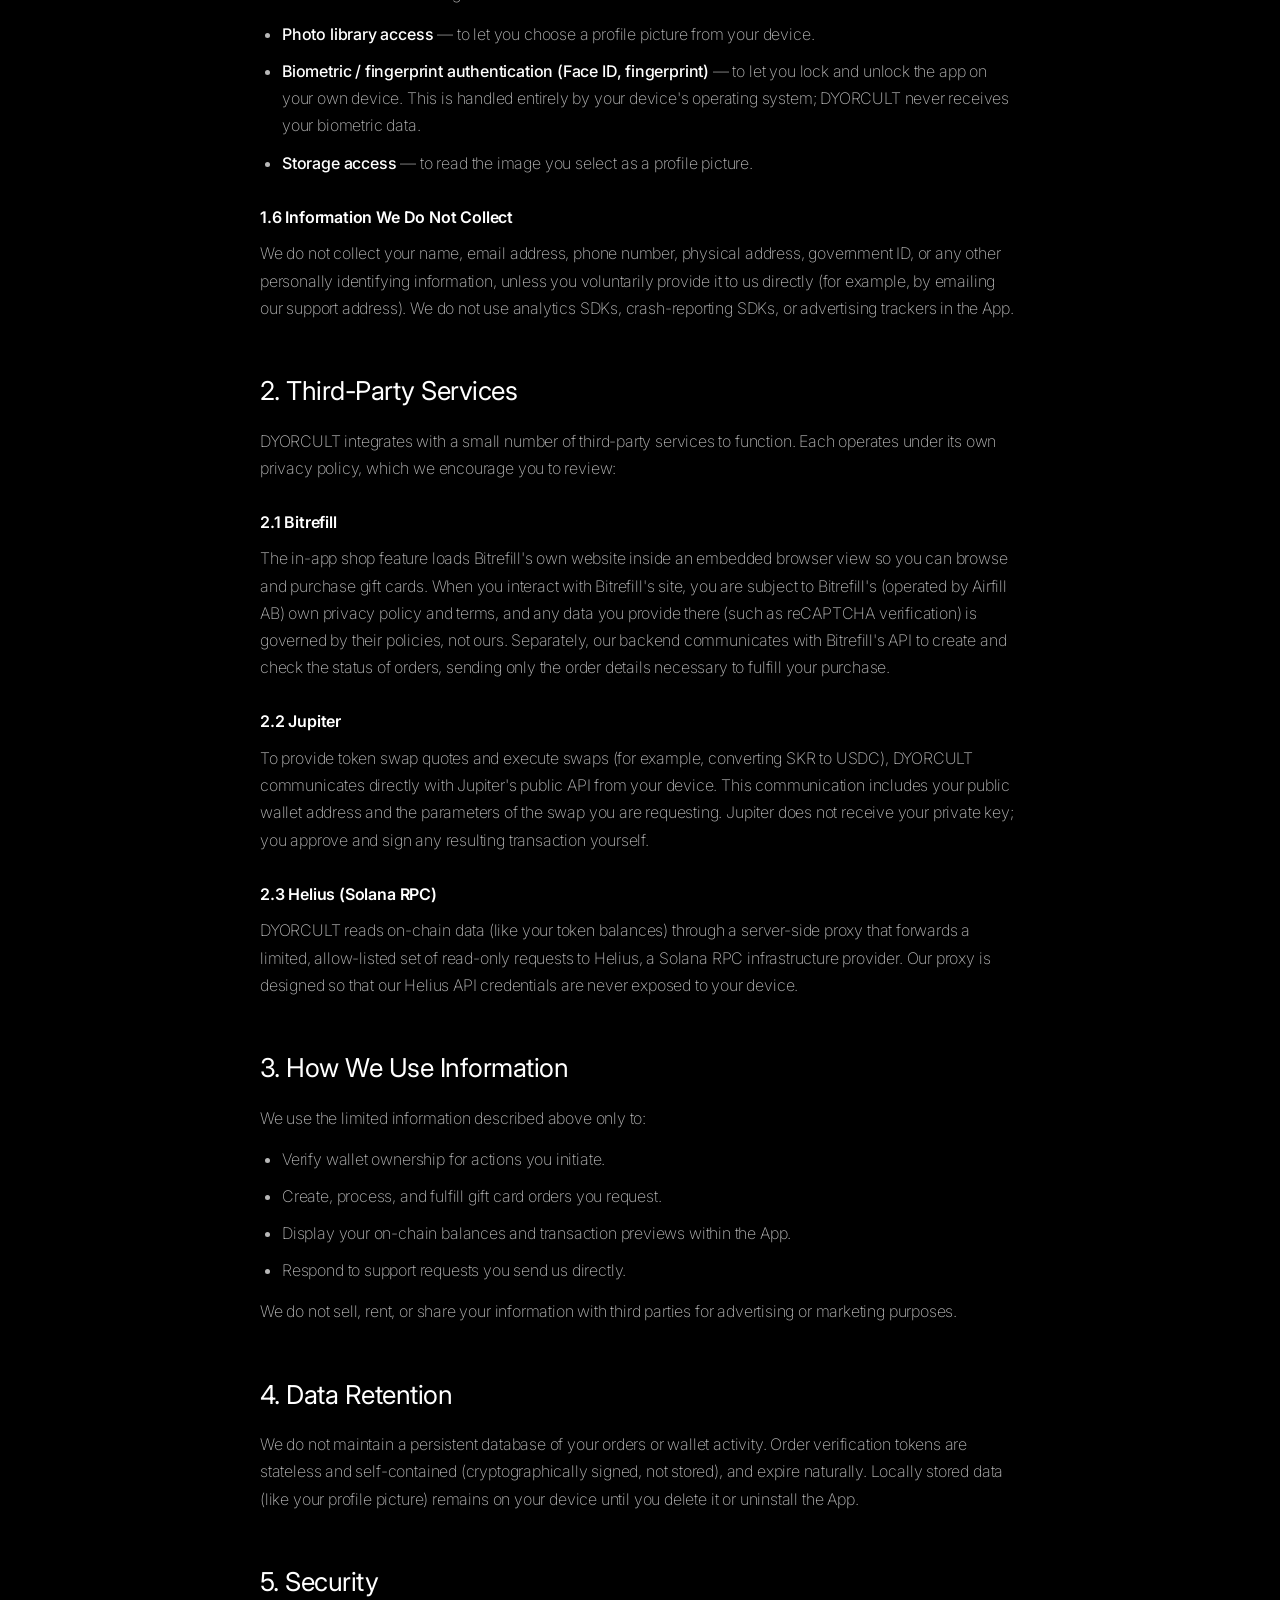
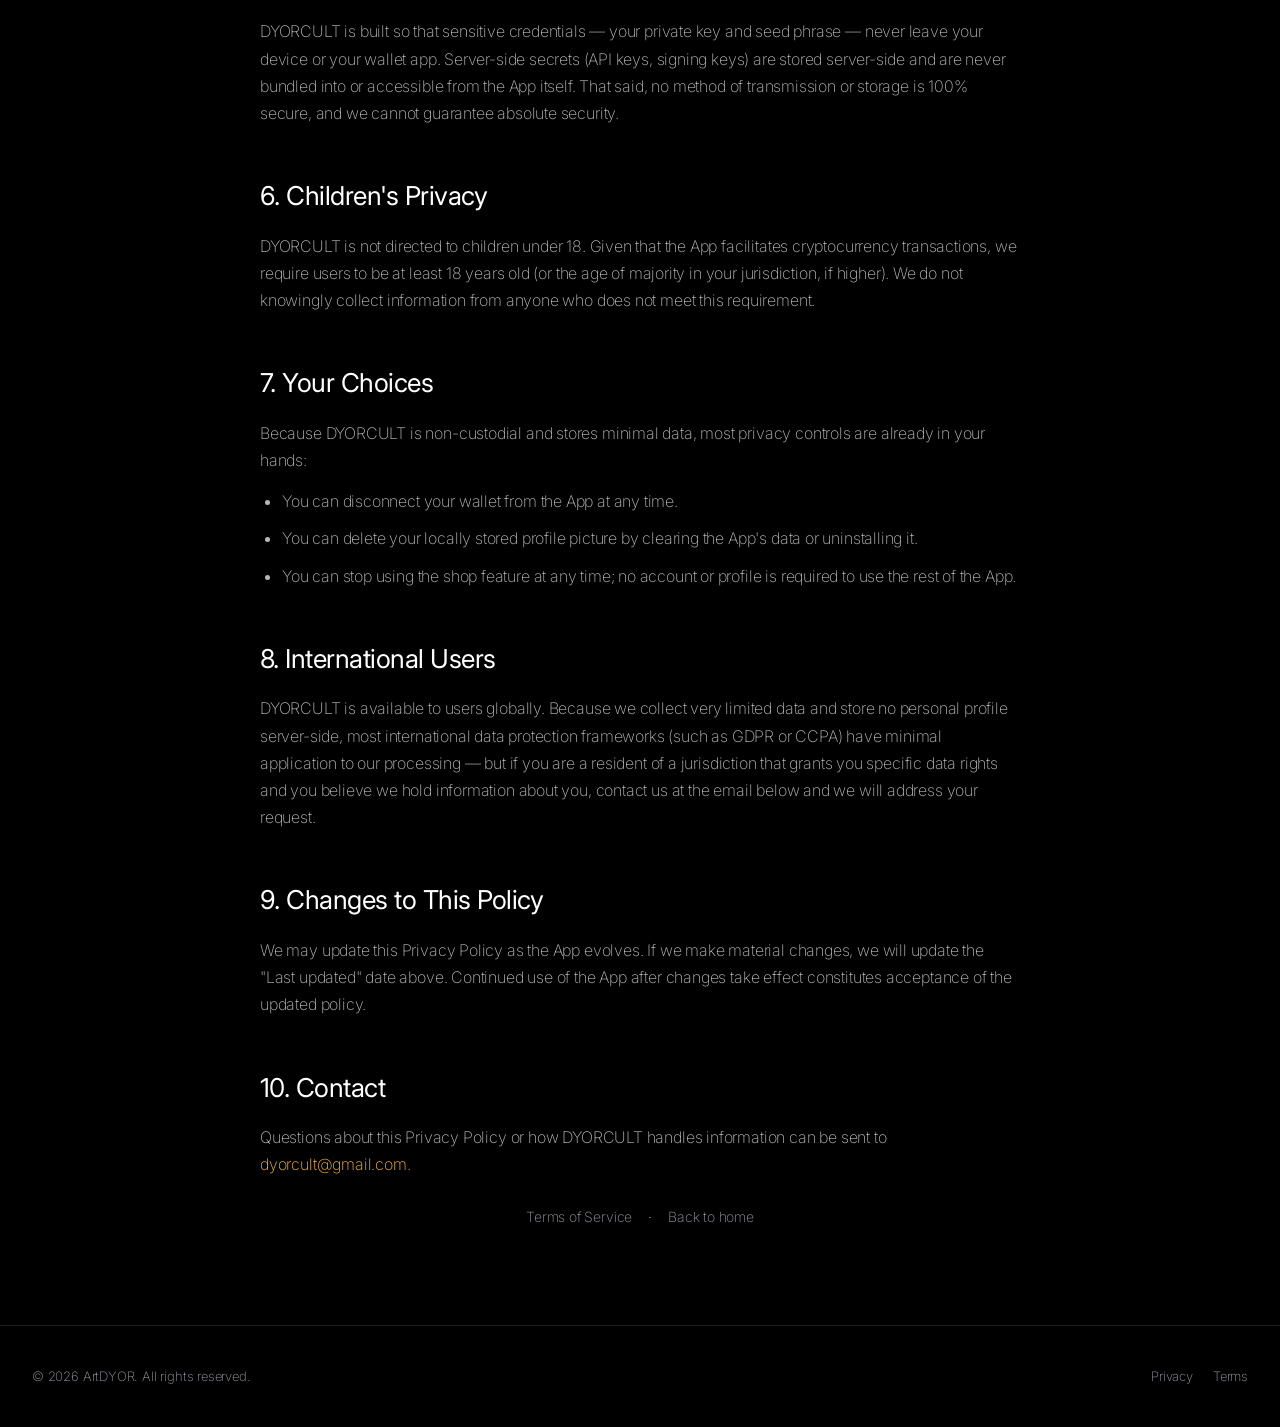
<file: privacy.html>
<!DOCTYPE html>
<html lang="en">
<head>
  <meta charset="UTF-8" />
  <meta name="viewport" content="width=device-width, initial-scale=1.0" />
  <title>Privacy Policy — DYORCULT | ArtDYOR</title>
  <meta name="description" content="Privacy Policy for DYORCULT, a non-custodial mobile app published by ArtDYOR for the Solana Mobile dApp Store." />

  <link rel="icon" type="image/svg+xml" href="favicon.svg" />

  <meta property="og:type" content="website" />
  <meta property="og:title" content="Privacy Policy — DYORCULT" />
  <meta property="og:description" content="How DYORCULT collects, uses, and protects information. Non-custodial by design." />
  <meta property="og:url" content="https://artdyor.github.io/privacy.html" />

  <link rel="preconnect" href="https://fonts.googleapis.com">
  <link rel="preconnect" href="https://fonts.gstatic.com" crossorigin>
  <link href="https://fonts.googleapis.com/css2?family=Figtree:wght@500;600&family=Inter:wght@300;400;500;600&display=swap" rel="stylesheet">

  <link rel="stylesheet" href="styles.css" />
</head>
<body>

  <nav class="nav">
    <div class="container">
      <a href="index.html#top" class="nav-logo">ArtDYOR</a>
      <ul class="nav-links">
        <li><a href="index.html#about">About</a></li>
        <li><a href="dyorcult.html">DYORCULT</a></li>
        <li><a href="index.html#contact">Contact</a></li>
      </ul>
      <div class="nav-actions">
        <a href="https://github.com/artdyor" target="_blank" rel="noopener noreferrer" class="icon-link" aria-label="ArtDYOR on GitHub">
          <svg width="18" height="18" viewBox="0 0 24 24" fill="currentColor" aria-hidden="true"><path d="M12 .5C5.65.5.5 5.65.5 12c0 5.09 3.29 9.4 7.86 10.93.57.1.78-.25.78-.55v-2.14c-3.2.7-3.87-1.36-3.87-1.36-.53-1.33-1.28-1.69-1.28-1.69-1.04-.71.08-.7.08-.7 1.15.08 1.76 1.18 1.76 1.18 1.02 1.75 2.68 1.24 3.33.95.1-.74.4-1.24.72-1.53-2.55-.29-5.24-1.28-5.24-5.69 0-1.26.45-2.29 1.19-3.1-.12-.29-.51-1.46.12-3.05 0 0 .97-.31 3.18 1.18a11.1 11.1 0 0 1 5.79 0c2.21-1.49 3.18-1.18 3.18-1.18.63 1.59.24 2.76.12 3.05.74.81 1.19 1.84 1.19 3.1 0 4.42-2.7 5.4-5.26 5.68.41.36.78 1.06.78 2.15v3.19c0 .3.21.66.79.55A11.5 11.5 0 0 0 23.5 12C23.5 5.65 18.35.5 12 .5Z"/></svg>
        </a>
        <a href="https://x.com/ArtDYOR" target="_blank" rel="noopener noreferrer" class="icon-link" aria-label="ArtDYOR on X">
          <svg width="16" height="16" viewBox="0 0 24 24" fill="currentColor" aria-hidden="true"><path d="M18.9 2H22l-7.6 8.68L23 22h-6.8l-5.3-6.9L4.6 22H1.5l8.1-9.3L1 2h6.9l4.8 6.3L18.9 2Zm-2.4 18h1.9L7.6 4H5.6l10.9 16Z"/></svg>
        </a>
        <a href="index.html#contact" class="btn btn-primary">Get in touch</a>
      </div>
    </div>
  </nav>

  <header class="legal-hero">
    <div class="container">
      <p class="eyebrow">Legal</p>
      <h1>Privacy Policy</h1>
      <p class="legal-updated">Last updated: July 14, 2026</p>
    </div>
  </header>

  <section class="legal-body">
    <div class="container">
      <div class="legal-card">

        <p>This Privacy Policy explains how DYORCULT ("<strong>DYORCULT</strong>," "the App," "we," "us") handles information when you use the app. DYORCULT is developed and published by ArtDYOR, an independent software developer ("<strong>ArtDYOR</strong>," "I," "my"). If you have questions, contact <a href="mailto:dyorcult@gmail.com">dyorcult@gmail.com</a>.</p>

        <div class="legal-callout">
          <p><strong>The short version:</strong> DYORCULT is non-custodial. I never have access to your private keys, seed phrase, or funds. You approve and sign every transaction yourself, directly in your wallet app. DYORCULT's backend only ever sees your public wallet address, never anything that could move your funds without your consent.</p>
        </div>

        <h2>1. Information We Collect</h2>

        <h3>1.1 Wallet Information</h3>
        <p>DYORCULT connects to your Solana wallet using the Mobile Wallet Adapter standard. When you connect, the App receives your <strong>public wallet address</strong> only. We never receive, request, transmit, or store your private key, seed phrase, or any wallet credential that could authorize a transaction on your behalf.</p>

        <h3>1.2 Transaction Signatures</h3>
        <p>To verify that a request genuinely comes from your wallet (for example, when using the in-app shop feature), our server may ask your wallet to sign a short message. The signed message and its signature are sent to our backend solely to confirm you control the wallet address in question. This signature cannot be used to move funds or execute any transaction — it only proves ownership.</p>

        <h3>1.3 Order and Purchase Data</h3>
        <p>If you use DYORCULT's shop feature to purchase a gift card, we process the product selection, order amount, and an order token (a signed reference tied to your wallet address and the order, not to your identity) to create and track that order with our payment/fulfillment partner. Order tokens are generated using a server-side signing key and are not stored in a persistent order database on our end.</p>

        <h3>1.4 Locally Stored Data</h3>
        <p>DYORCULT stores a small amount of data locally on your device, associated with your connected wallet address:</p>
        <ul>
          <li>A profile picture you optionally choose, if you use the profile photo feature (via your device's photo library).</li>
        </ul>
        <p>This data stays on your device. It is not transmitted to or stored on our servers.</p>

        <h3>1.5 Device Permissions</h3>
        <p>DYORCULT may request the following device permissions. Each is used strictly for the purpose described, and none result in data being sent to our servers:</p>
        <ul>
          <li><strong>Photo library access</strong> — to let you choose a profile picture from your device.</li>
          <li><strong>Biometric / fingerprint authentication (Face ID, fingerprint)</strong> — to let you lock and unlock the app on your own device. This is handled entirely by your device's operating system; DYORCULT never receives your biometric data.</li>
          <li><strong>Storage access</strong> — to read the image you select as a profile picture.</li>
        </ul>

        <h3>1.6 Information We Do Not Collect</h3>
        <p>We do not collect your name, email address, phone number, physical address, government ID, or any other personally identifying information, unless you voluntarily provide it to us directly (for example, by emailing our support address). We do not use analytics SDKs, crash-reporting SDKs, or advertising trackers in the App.</p>

        <h2>2. Third-Party Services</h2>
        <p>DYORCULT integrates with a small number of third-party services to function. Each operates under its own privacy policy, which we encourage you to review:</p>

        <h3>2.1 Bitrefill</h3>
        <p>The in-app shop feature loads Bitrefill's own website inside an embedded browser view so you can browse and purchase gift cards. When you interact with Bitrefill's site, you are subject to Bitrefill's (operated by Airfill AB) own privacy policy and terms, and any data you provide there (such as reCAPTCHA verification) is governed by their policies, not ours. Separately, our backend communicates with Bitrefill's API to create and check the status of orders, sending only the order details necessary to fulfill your purchase.</p>

        <h3>2.2 Jupiter</h3>
        <p>To provide token swap quotes and execute swaps (for example, converting SKR to USDC), DYORCULT communicates directly with Jupiter's public API from your device. This communication includes your public wallet address and the parameters of the swap you are requesting. Jupiter does not receive your private key; you approve and sign any resulting transaction yourself.</p>

        <h3>2.3 Helius (Solana RPC)</h3>
        <p>DYORCULT reads on-chain data (like your token balances) through a server-side proxy that forwards a limited, allow-listed set of read-only requests to Helius, a Solana RPC infrastructure provider. Our proxy is designed so that our Helius API credentials are never exposed to your device.</p>

        <h2>3. How We Use Information</h2>
        <p>We use the limited information described above only to:</p>
        <ul>
          <li>Verify wallet ownership for actions you initiate.</li>
          <li>Create, process, and fulfill gift card orders you request.</li>
          <li>Display your on-chain balances and transaction previews within the App.</li>
          <li>Respond to support requests you send us directly.</li>
        </ul>
        <p>We do not sell, rent, or share your information with third parties for advertising or marketing purposes.</p>

        <h2>4. Data Retention</h2>
        <p>We do not maintain a persistent database of your orders or wallet activity. Order verification tokens are stateless and self-contained (cryptographically signed, not stored), and expire naturally. Locally stored data (like your profile picture) remains on your device until you delete it or uninstall the App.</p>

        <h2>5. Security</h2>
        <p>DYORCULT is built so that sensitive credentials — your private key and seed phrase — never leave your device or your wallet app. Server-side secrets (API keys, signing keys) are stored server-side and are never bundled into or accessible from the App itself. That said, no method of transmission or storage is 100% secure, and we cannot guarantee absolute security.</p>

        <h2>6. Children's Privacy</h2>
        <p>DYORCULT is not directed to children under 18. Given that the App facilitates cryptocurrency transactions, we require users to be at least 18 years old (or the age of majority in your jurisdiction, if higher). We do not knowingly collect information from anyone who does not meet this requirement.</p>

        <h2>7. Your Choices</h2>
        <p>Because DYORCULT is non-custodial and stores minimal data, most privacy controls are already in your hands:</p>
        <ul>
          <li>You can disconnect your wallet from the App at any time.</li>
          <li>You can delete your locally stored profile picture by clearing the App's data or uninstalling it.</li>
          <li>You can stop using the shop feature at any time; no account or profile is required to use the rest of the App.</li>
        </ul>

        <h2>8. International Users</h2>
        <p>DYORCULT is available to users globally. Because we collect very limited data and store no personal profile server-side, most international data protection frameworks (such as GDPR or CCPA) have minimal application to our processing — but if you are a resident of a jurisdiction that grants you specific data rights and you believe we hold information about you, contact us at the email below and we will address your request.</p>

        <h2>9. Changes to This Policy</h2>
        <p>We may update this Privacy Policy as the App evolves. If we make material changes, we will update the "Last updated" date above. Continued use of the App after changes take effect constitutes acceptance of the updated policy.</p>

        <h2>10. Contact</h2>
        <p>Questions about this Privacy Policy or how DYORCULT handles information can be sent to <a href="mailto:dyorcult@gmail.com">dyorcult@gmail.com</a>.</p>

      </div>
      <div class="legal-nav-links">
        <a href="terms.html">Terms of Service</a>
        <span>·</span>
        <a href="index.html">Back to home</a>
      </div>
    </div>
  </section>

  <footer class="footer">
    <div class="container">
      <p>&copy; 2026 ArtDYOR. All rights reserved.</p>
      <div class="footer-actions">
        <a href="privacy.html" class="icon-link" style="font-size:13px;">Privacy</a>
        <a href="terms.html" class="icon-link" style="font-size:13px;">Terms</a>
      </div>
    </div>
  </footer>

</body>
</html>
</file>
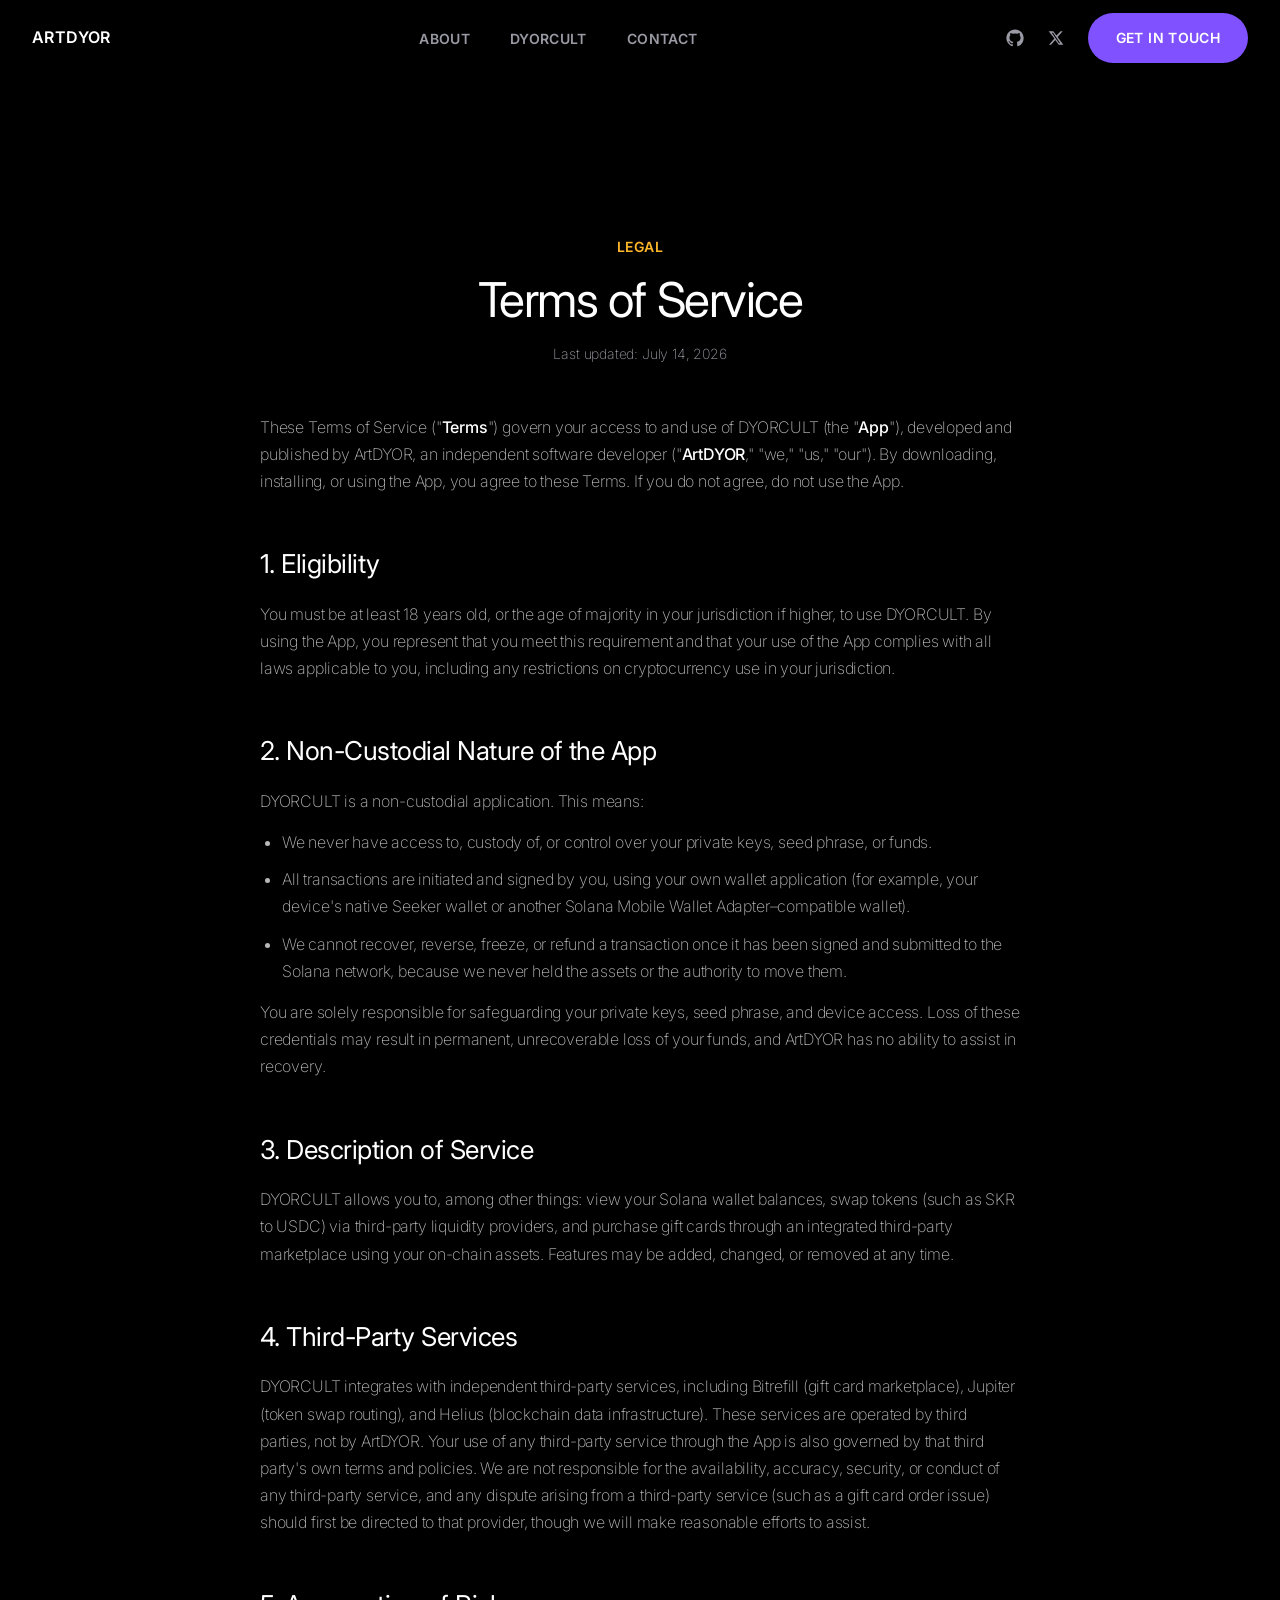
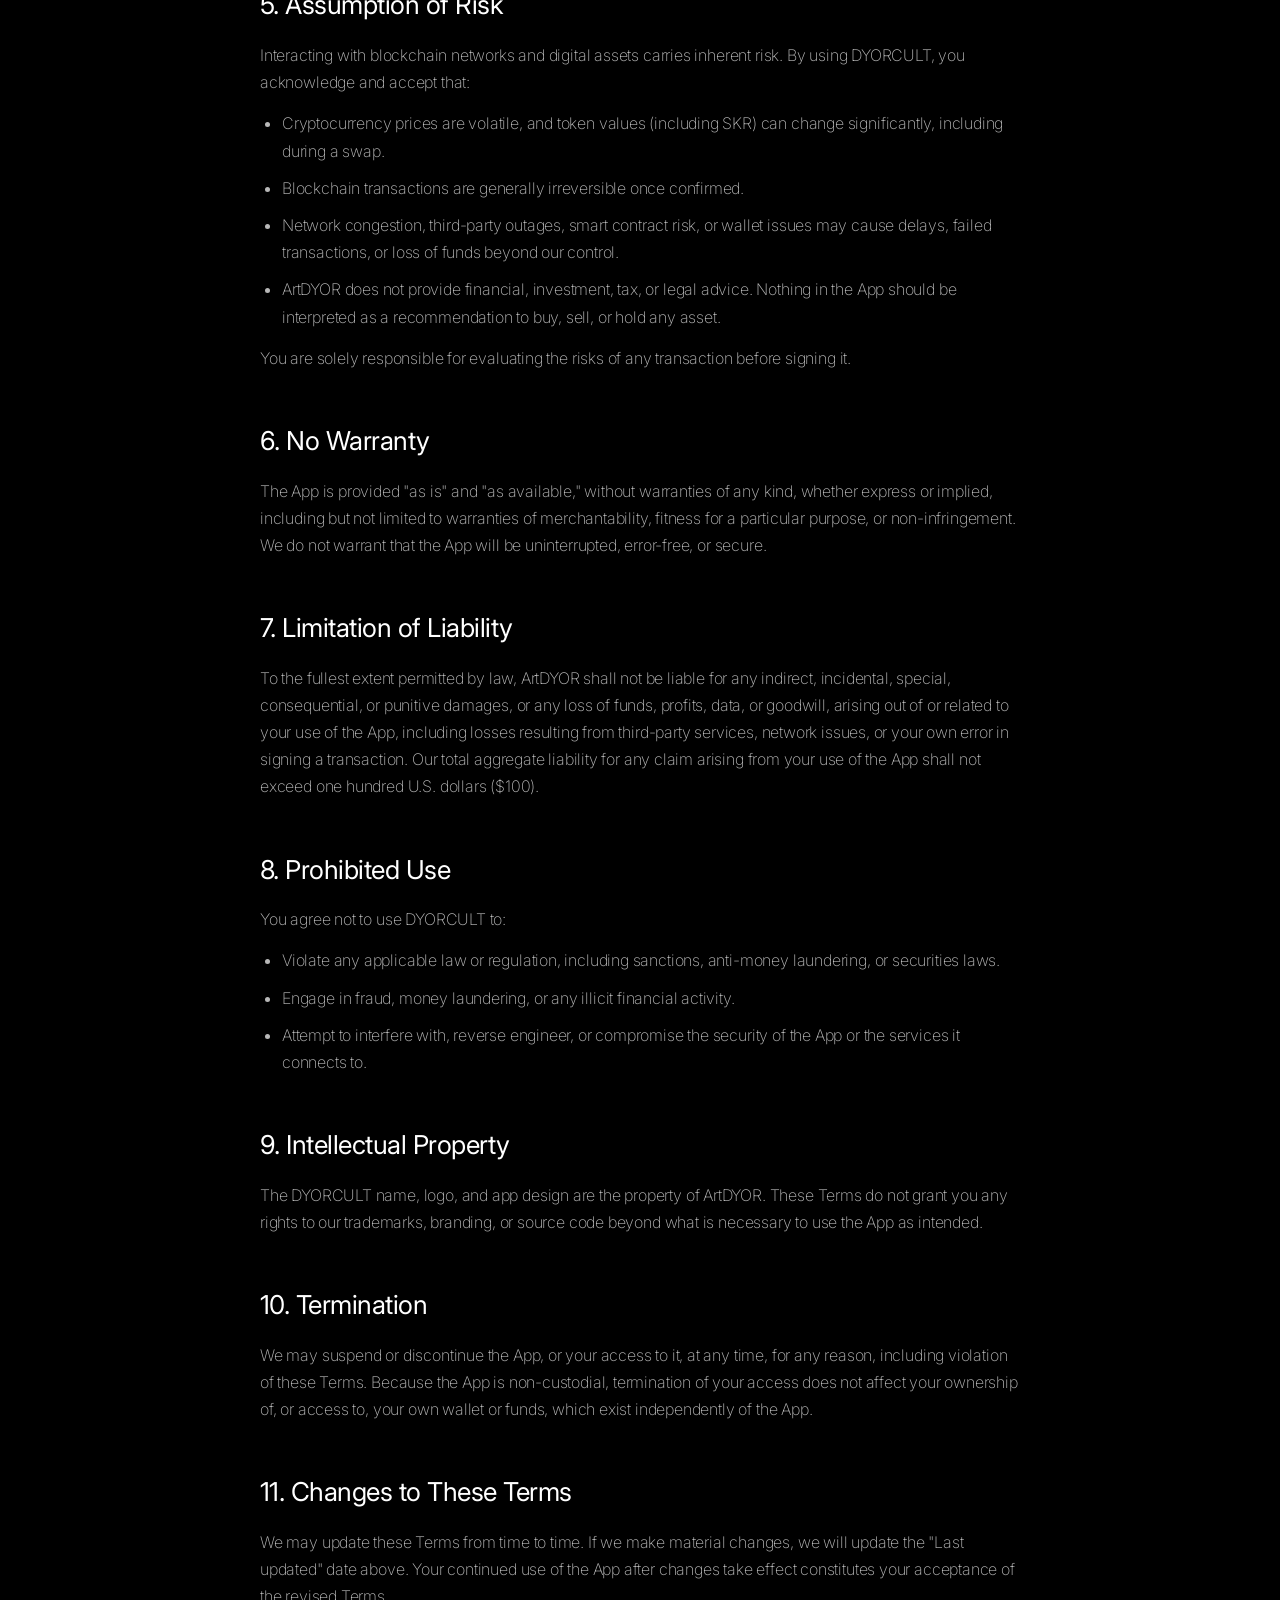
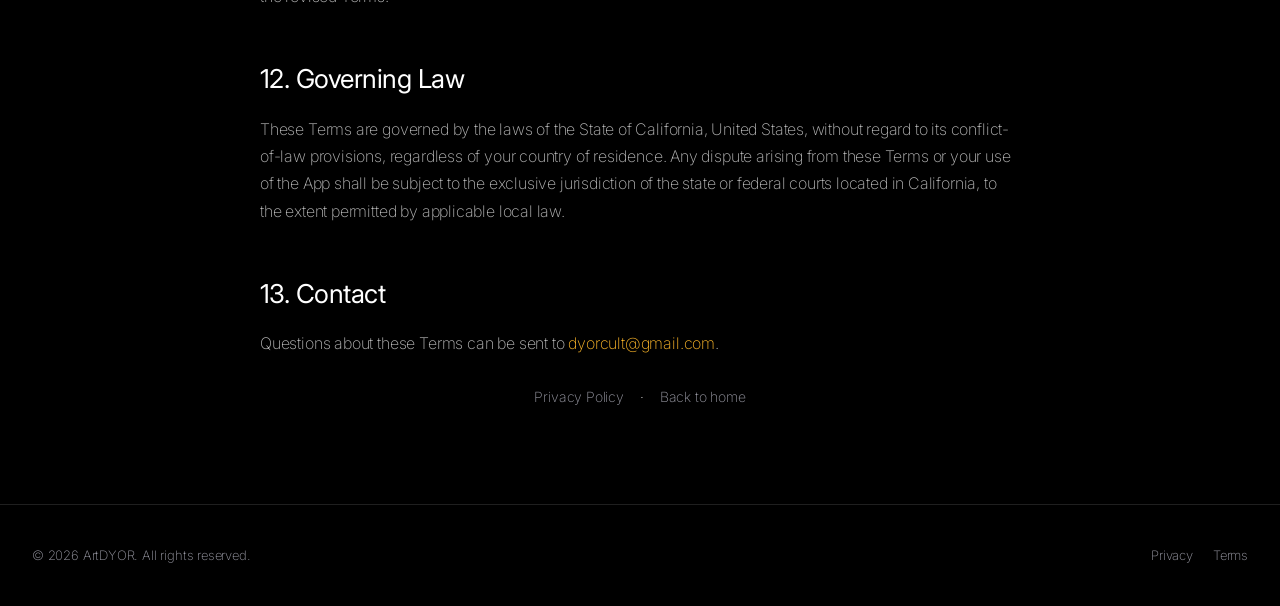
<file: terms.html>
<!DOCTYPE html>
<html lang="en">
<head>
  <meta charset="UTF-8" />
  <meta name="viewport" content="width=device-width, initial-scale=1.0" />
  <title>Terms of Service — DYORCULT | ArtDYOR</title>
  <meta name="description" content="Terms of Service for DYORCULT, a non-custodial mobile app published by ArtDYOR for the Solana Mobile dApp Store." />

  <link rel="icon" type="image/svg+xml" href="favicon.svg" />

  <meta property="og:type" content="website" />
  <meta property="og:title" content="Terms of Service — DYORCULT" />
  <meta property="og:description" content="The terms that govern your use of DYORCULT." />
  <meta property="og:url" content="https://artdyor.github.io/terms.html" />

  <link rel="preconnect" href="https://fonts.googleapis.com">
  <link rel="preconnect" href="https://fonts.gstatic.com" crossorigin>
  <link href="https://fonts.googleapis.com/css2?family=Figtree:wght@500;600&family=Inter:wght@300;400;500;600&display=swap" rel="stylesheet">

  <link rel="stylesheet" href="styles.css" />
</head>
<body>

  <nav class="nav">
    <div class="container">
      <a href="index.html#top" class="nav-logo">ArtDYOR</a>
      <ul class="nav-links">
        <li><a href="index.html#about">About</a></li>
        <li><a href="dyorcult.html">DYORCULT</a></li>
        <li><a href="index.html#contact">Contact</a></li>
      </ul>
      <div class="nav-actions">
        <a href="https://github.com/artdyor" target="_blank" rel="noopener noreferrer" class="icon-link" aria-label="ArtDYOR on GitHub">
          <svg width="18" height="18" viewBox="0 0 24 24" fill="currentColor" aria-hidden="true"><path d="M12 .5C5.65.5.5 5.65.5 12c0 5.09 3.29 9.4 7.86 10.93.57.1.78-.25.78-.55v-2.14c-3.2.7-3.87-1.36-3.87-1.36-.53-1.33-1.28-1.69-1.28-1.69-1.04-.71.08-.7.08-.7 1.15.08 1.76 1.18 1.76 1.18 1.02 1.75 2.68 1.24 3.33.95.1-.74.4-1.24.72-1.53-2.55-.29-5.24-1.28-5.24-5.69 0-1.26.45-2.29 1.19-3.1-.12-.29-.51-1.46.12-3.05 0 0 .97-.31 3.18 1.18a11.1 11.1 0 0 1 5.79 0c2.21-1.49 3.18-1.18 3.18-1.18.63 1.59.24 2.76.12 3.05.74.81 1.19 1.84 1.19 3.1 0 4.42-2.7 5.4-5.26 5.68.41.36.78 1.06.78 2.15v3.19c0 .3.21.66.79.55A11.5 11.5 0 0 0 23.5 12C23.5 5.65 18.35.5 12 .5Z"/></svg>
        </a>
        <a href="https://x.com/ArtDYOR" target="_blank" rel="noopener noreferrer" class="icon-link" aria-label="ArtDYOR on X">
          <svg width="16" height="16" viewBox="0 0 24 24" fill="currentColor" aria-hidden="true"><path d="M18.9 2H22l-7.6 8.68L23 22h-6.8l-5.3-6.9L4.6 22H1.5l8.1-9.3L1 2h6.9l4.8 6.3L18.9 2Zm-2.4 18h1.9L7.6 4H5.6l10.9 16Z"/></svg>
        </a>
        <a href="index.html#contact" class="btn btn-primary">Get in touch</a>
      </div>
    </div>
  </nav>

  <header class="legal-hero">
    <div class="container">
      <p class="eyebrow">Legal</p>
      <h1>Terms of Service</h1>
      <p class="legal-updated">Last updated: July 14, 2026</p>
    </div>
  </header>

  <section class="legal-body">
    <div class="container">
      <div class="legal-card">

        <p>These Terms of Service ("<strong>Terms</strong>") govern your access to and use of DYORCULT (the "<strong>App</strong>"), developed and published by ArtDYOR, an independent software developer ("<strong>ArtDYOR</strong>," "we," "us," "our"). By downloading, installing, or using the App, you agree to these Terms. If you do not agree, do not use the App.</p>

        <h2>1. Eligibility</h2>
        <p>You must be at least 18 years old, or the age of majority in your jurisdiction if higher, to use DYORCULT. By using the App, you represent that you meet this requirement and that your use of the App complies with all laws applicable to you, including any restrictions on cryptocurrency use in your jurisdiction.</p>

        <h2>2. Non-Custodial Nature of the App</h2>
        <p>DYORCULT is a non-custodial application. This means:</p>
        <ul>
          <li>We never have access to, custody of, or control over your private keys, seed phrase, or funds.</li>
          <li>All transactions are initiated and signed by you, using your own wallet application (for example, your device's native Seeker wallet or another Solana Mobile Wallet Adapter–compatible wallet).</li>
          <li>We cannot recover, reverse, freeze, or refund a transaction once it has been signed and submitted to the Solana network, because we never held the assets or the authority to move them.</li>
        </ul>
        <p>You are solely responsible for safeguarding your private keys, seed phrase, and device access. Loss of these credentials may result in permanent, unrecoverable loss of your funds, and ArtDYOR has no ability to assist in recovery.</p>

        <h2>3. Description of Service</h2>
        <p>DYORCULT allows you to, among other things: view your Solana wallet balances, swap tokens (such as SKR to USDC) via third-party liquidity providers, and purchase gift cards through an integrated third-party marketplace using your on-chain assets. Features may be added, changed, or removed at any time.</p>

        <h2>4. Third-Party Services</h2>
        <p>DYORCULT integrates with independent third-party services, including Bitrefill (gift card marketplace), Jupiter (token swap routing), and Helius (blockchain data infrastructure). These services are operated by third parties, not by ArtDYOR. Your use of any third-party service through the App is also governed by that third party's own terms and policies. We are not responsible for the availability, accuracy, security, or conduct of any third-party service, and any dispute arising from a third-party service (such as a gift card order issue) should first be directed to that provider, though we will make reasonable efforts to assist.</p>

        <h2>5. Assumption of Risk</h2>
        <p>Interacting with blockchain networks and digital assets carries inherent risk. By using DYORCULT, you acknowledge and accept that:</p>
        <ul>
          <li>Cryptocurrency prices are volatile, and token values (including SKR) can change significantly, including during a swap.</li>
          <li>Blockchain transactions are generally irreversible once confirmed.</li>
          <li>Network congestion, third-party outages, smart contract risk, or wallet issues may cause delays, failed transactions, or loss of funds beyond our control.</li>
          <li>ArtDYOR does not provide financial, investment, tax, or legal advice. Nothing in the App should be interpreted as a recommendation to buy, sell, or hold any asset.</li>
        </ul>
        <p>You are solely responsible for evaluating the risks of any transaction before signing it.</p>

        <h2>6. No Warranty</h2>
        <p>The App is provided "as is" and "as available," without warranties of any kind, whether express or implied, including but not limited to warranties of merchantability, fitness for a particular purpose, or non-infringement. We do not warrant that the App will be uninterrupted, error-free, or secure.</p>

        <h2>7. Limitation of Liability</h2>
        <p>To the fullest extent permitted by law, ArtDYOR shall not be liable for any indirect, incidental, special, consequential, or punitive damages, or any loss of funds, profits, data, or goodwill, arising out of or related to your use of the App, including losses resulting from third-party services, network issues, or your own error in signing a transaction. Our total aggregate liability for any claim arising from your use of the App shall not exceed one hundred U.S. dollars ($100).</p>

        <h2>8. Prohibited Use</h2>
        <p>You agree not to use DYORCULT to:</p>
        <ul>
          <li>Violate any applicable law or regulation, including sanctions, anti-money laundering, or securities laws.</li>
          <li>Engage in fraud, money laundering, or any illicit financial activity.</li>
          <li>Attempt to interfere with, reverse engineer, or compromise the security of the App or the services it connects to.</li>
        </ul>

        <h2>9. Intellectual Property</h2>
        <p>The DYORCULT name, logo, and app design are the property of ArtDYOR. These Terms do not grant you any rights to our trademarks, branding, or source code beyond what is necessary to use the App as intended.</p>

        <h2>10. Termination</h2>
        <p>We may suspend or discontinue the App, or your access to it, at any time, for any reason, including violation of these Terms. Because the App is non-custodial, termination of your access does not affect your ownership of, or access to, your own wallet or funds, which exist independently of the App.</p>

        <h2>11. Changes to These Terms</h2>
        <p>We may update these Terms from time to time. If we make material changes, we will update the "Last updated" date above. Your continued use of the App after changes take effect constitutes your acceptance of the revised Terms.</p>

        <h2>12. Governing Law</h2>
        <p>These Terms are governed by the laws of the State of California, United States, without regard to its conflict-of-law provisions, regardless of your country of residence. Any dispute arising from these Terms or your use of the App shall be subject to the exclusive jurisdiction of the state or federal courts located in California, to the extent permitted by applicable local law.</p>

        <h2>13. Contact</h2>
        <p>Questions about these Terms can be sent to <a href="mailto:dyorcult@gmail.com">dyorcult@gmail.com</a>.</p>

      </div>
      <div class="legal-nav-links">
        <a href="privacy.html">Privacy Policy</a>
        <span>·</span>
        <a href="index.html">Back to home</a>
      </div>
    </div>
  </section>

  <footer class="footer">
    <div class="container">
      <p>&copy; 2026 ArtDYOR. All rights reserved.</p>
      <div class="footer-actions">
        <a href="privacy.html" class="icon-link" style="font-size:13px;">Privacy</a>
        <a href="terms.html" class="icon-link" style="font-size:13px;">Terms</a>
      </div>
    </div>
  </footer>

</body>
</html>
</file>
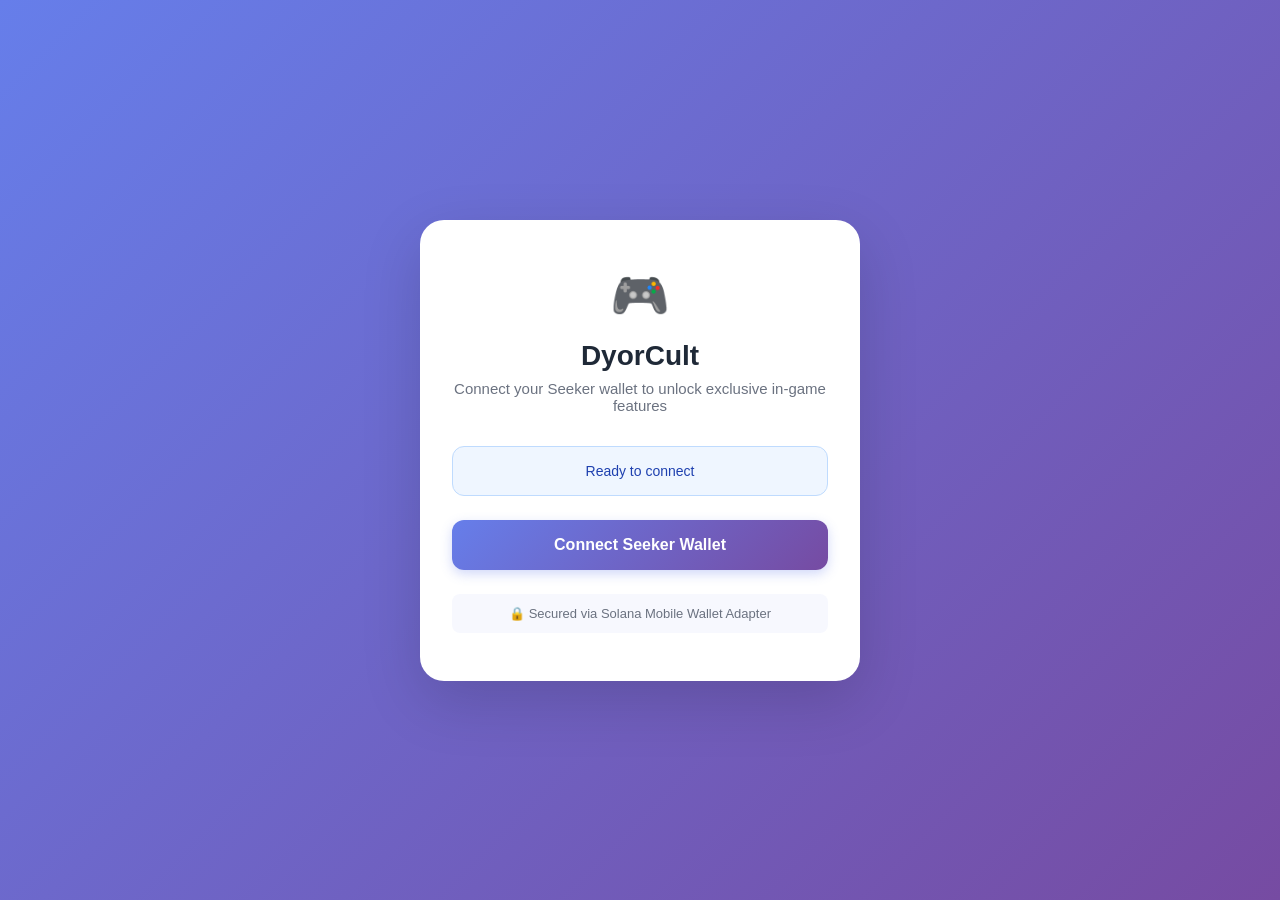
<file: wallet-connect.html>
<!DOCTYPE html>
<html lang="en">
<head>
    <meta charset="UTF-8">
    <meta name="viewport" content="width=device-width, initial-scale=1.0, maximum-scale=1.0, user-scalable=no">
    <meta name="theme-color" content="#667eea">
    <title>DyorCult - Connect Wallet</title>
    <style>
        * {
            margin: 0;
            padding: 0;
            box-sizing: border-box;
        }

        body {
            font-family: -apple-system, BlinkMacSystemFont, 'Segoe UI', Roboto, sans-serif;
            background: linear-gradient(135deg, #667eea 0%, #764ba2 100%);
            min-height: 100vh;
            display: flex;
            align-items: center;
            justify-content: center;
            padding: 20px;
        }

        .container {
            background: white;
            border-radius: 24px;
            padding: 48px 32px;
            max-width: 440px;
            width: 100%;
            box-shadow: 0 20px 60px rgba(0,0,0,0.15);
        }

        .logo {
            font-size: 48px;
            text-align: center;
            margin-bottom: 16px;
        }

        h1 {
            color: #1f2937;
            font-size: 28px;
            font-weight: 700;
            margin-bottom: 8px;
            text-align: center;
        }

        .subtitle {
            color: #6b7280;
            text-align: center;
            margin-bottom: 32px;
            font-size: 15px;
        }

        .status {
            padding: 16px 20px;
            border-radius: 12px;
            margin-bottom: 24px;
            text-align: center;
            font-size: 14px;
            font-weight: 500;
        }

        .status.info {
            background: #eff6ff;
            color: #1e40af;
            border: 1px solid #bfdbfe;
        }

        .status.success {
            background: #ecfdf5;
            color: #065f46;
            border: 1px solid #a7f3d0;
        }

        .status.error {
            background: #fef2f2;
            color: #991b1b;
            border: 1px solid #fecaca;
        }

        button {
            width: 100%;
            padding: 16px 24px;
            background: linear-gradient(135deg, #667eea 0%, #764ba2 100%);
            color: white;
            border: none;
            border-radius: 12px;
            font-size: 16px;
            font-weight: 600;
            cursor: pointer;
            transition: all 0.2s ease;
            box-shadow: 0 4px 12px rgba(102, 126, 234, 0.3);
        }

        button:hover:not(:disabled) {
            transform: translateY(-2px);
            box-shadow: 0 6px 20px rgba(102, 126, 234, 0.4);
        }

        button:disabled {
            opacity: 0.6;
            cursor: not-allowed;
        }

        button.secondary {
            background: #10b981;
            box-shadow: 0 4px 12px rgba(16, 185, 129, 0.3);
            margin-top: 12px;
        }

        .wallet-info {
            display: none;
            padding: 24px;
            background: #f9fafb;
            border-radius: 12px;
            margin-top: 24px;
            border: 1px solid #e5e7eb;
        }

        .wallet-info.show {
            display: block;
        }

        .wallet-label {
            font-size: 13px;
            font-weight: 600;
            color: #6b7280;
            margin-bottom: 8px;
            text-transform: uppercase;
        }

        .pubkey {
            font-family: 'SF Mono', Monaco, monospace;
            font-size: 13px;
            word-break: break-all;
            padding: 12px;
            background: white;
            border-radius: 8px;
            color: #1f2937;
            border: 1px solid #e5e7eb;
        }

        .spinner {
            display: inline-block;
            width: 16px;
            height: 16px;
            border: 2px solid rgba(255,255,255,0.3);
            border-top: 2px solid white;
            border-radius: 50%;
            animation: spin 0.8s linear infinite;
            margin-right: 8px;
        }

        @keyframes spin {
            0% { transform: rotate(0deg); }
            100% { transform: rotate(360deg); }
        }

        .security-badge {
            display: flex;
            align-items: center;
            justify-content: center;
            gap: 8px;
            margin-top: 24px;
            padding: 12px;
            background: rgba(102, 126, 234, 0.05);
            border-radius: 8px;
            font-size: 13px;
            color: #6b7280;
        }
    </style>
</head>
<body>
    <div class="container">
        <div class="logo">🎮</div>
        <h1>DyorCult</h1>
        <p class="subtitle">Connect your Seeker wallet to unlock exclusive in-game features</p>

        <div id="status" class="status info">
            <span>Ready to connect</span>
        </div>

        <button id="connectBtn" onclick="connectWallet()">
            <span id="btnText">Connect Seeker Wallet</span>
        </button>

        <button id="returnBtn" onclick="returnToGame()" class="secondary" style="display:none;">
            <span>Return to Game →</span>
        </button>

        <div id="walletInfo" class="wallet-info">
            <div class="wallet-label">Connected Wallet</div>
            <div id="pubkey" class="pubkey"></div>
        </div>

        <div class="security-badge">
            🔒 Secured via Solana Mobile Wallet Adapter
        </div>
    </div>

    <script>
        const CONFIG = {
            DEEP_LINK_SCHEME: 'dyorcult',
            SESSION_KEY: 'dyorcult_session',
            WALLET_KEY: 'dyorcult_wallet_pubkey',
            TIMESTAMP_KEY: 'dyorcult_wallet_timestamp',
            SESSION_DURATION: 24 * 60 * 60 * 1000
        };

        let walletPublicKey = null;

        function generateSessionToken() {
            const array = new Uint8Array(32);
            crypto.getRandomValues(array);
            return Array.from(array, byte => byte.toString(16).padStart(2, '0')).join('');
        }

        function getSessionToken() {
            let session = localStorage.getItem(CONFIG.SESSION_KEY);
            if (!session) {
                session = generateSessionToken();
                localStorage.setItem(CONFIG.SESSION_KEY, session);
            }
            return session;
        }

        function setStatus(message, type = 'info') {
            const status = document.getElementById('status');
            status.className = `status ${type}`;
            status.innerHTML = `<span>${message}</span>`;
        }

        function setButtonText(text, showSpinner = false) {
            const btnText = document.getElementById('btnText');
            btnText.innerHTML = showSpinner
                ? `<span class="spinner"></span>${text}`
                : text;
        }

        async function connectWallet() {
            const btn = document.getElementById('connectBtn');

            try {
                btn.disabled = true;
                setButtonText('Opening wallet...', true);
                setStatus('Launching Seeker wallet...', 'info');

                const session = getSessionToken();

                // Build the callback URL that includes our session
                const callbackUrl = window.location.href.split('?')[0] + '?session=' + session;

                // Create app identity for Mobile Wallet Adapter
                const appIdentity = {
                    name: 'DyorCult',
                    uri: window.location.origin,
                    icon: window.location.origin + '/icon.png'
                };

                // Encode parameters
                const encodedIdentity = encodeURIComponent(JSON.stringify(appIdentity));
                const encodedCallback = encodeURIComponent(callbackUrl);

                // Use the correct MWA protocol
                // Format: solana-wallet://v1/associate/local?app_identity={...}&callback={...}
                const mwaUrl = `solana-wallet://v1/associate/local?app_identity=${encodedIdentity}&callback=${encodedCallback}`;

                console.log('[DyorCult] MWA URL:', mwaUrl);
                console.log('[DyorCult] Callback URL:', callbackUrl);

                // Open the native Seeker wallet
                window.location.href = mwaUrl;

                // Note: User will be redirected, so button state doesn't matter

            } catch (err) {
                console.error('[DyorCult] Connection error:', err);
                setStatus('❌ ' + err.message, 'error');
                btn.disabled = false;
                setButtonText('Try Again');
            }
        }

        function returnToGame() {
            if (!walletPublicKey) {
                setStatus('No wallet connected', 'error');
                return;
            }

            setStatus('Returning to game...', 'info');

            const session = getSessionToken();
            const deepLink = `${CONFIG.DEEP_LINK_SCHEME}://wallet-connected?pubkey=${encodeURIComponent(walletPublicKey)}&session=${encodeURIComponent(session)}&timestamp=${Date.now()}`;

            console.log('[DyorCult] Returning to game:', deepLink);
            window.location.href = deepLink;

            setTimeout(() => {
                setStatus('Please open the DyorCult app to continue', 'info');
            }, 1500);
        }

        // Handle page load - check for wallet connection callback
        window.addEventListener('load', () => {
            const urlParams = new URLSearchParams(window.location.search);

            // Check if we're returning from MWA with authorization
            if (urlParams.has('phantom_encryption_public_key') || urlParams.has('solana_public_key') || urlParams.has('public_key')) {
                // MWA returned with authorization
                walletPublicKey = urlParams.get('solana_public_key') || urlParams.get('public_key') || urlParams.get('phantom_encryption_public_key');

                if (walletPublicKey) {
                    const session = getSessionToken();
                    const timestamp = Date.now();

                    localStorage.setItem(CONFIG.WALLET_KEY, walletPublicKey);
                    localStorage.setItem(CONFIG.TIMESTAMP_KEY, timestamp.toString());

                    setStatus('✅ Wallet connected successfully!', 'success');
                    document.getElementById('pubkey').textContent = walletPublicKey;
                    document.getElementById('walletInfo').classList.add('show');
                    document.getElementById('connectBtn').style.display = 'none';
                    document.getElementById('returnBtn').style.display = 'block';

                    console.log('[DyorCult] Wallet connected:', walletPublicKey);

                    // Auto-return to game after 2 seconds
                    setTimeout(() => {
                        returnToGame();
                    }, 2000);
                    return;
                }
            }

            // Check for existing valid session
            const savedWallet = localStorage.getItem(CONFIG.WALLET_KEY);
            const savedTimestamp = parseInt(localStorage.getItem(CONFIG.TIMESTAMP_KEY) || '0');
            const now = Date.now();

            if (savedWallet && (now - savedTimestamp) < CONFIG.SESSION_DURATION) {
                walletPublicKey = savedWallet;
                setStatus('✅ Wallet session active', 'success');
                document.getElementById('pubkey').textContent = walletPublicKey;
                document.getElementById('walletInfo').classList.add('show');
                document.getElementById('connectBtn').style.display = 'none';
                document.getElementById('returnBtn').style.display = 'block';
            }
        });
    </script>
</body>
</html>
</file>
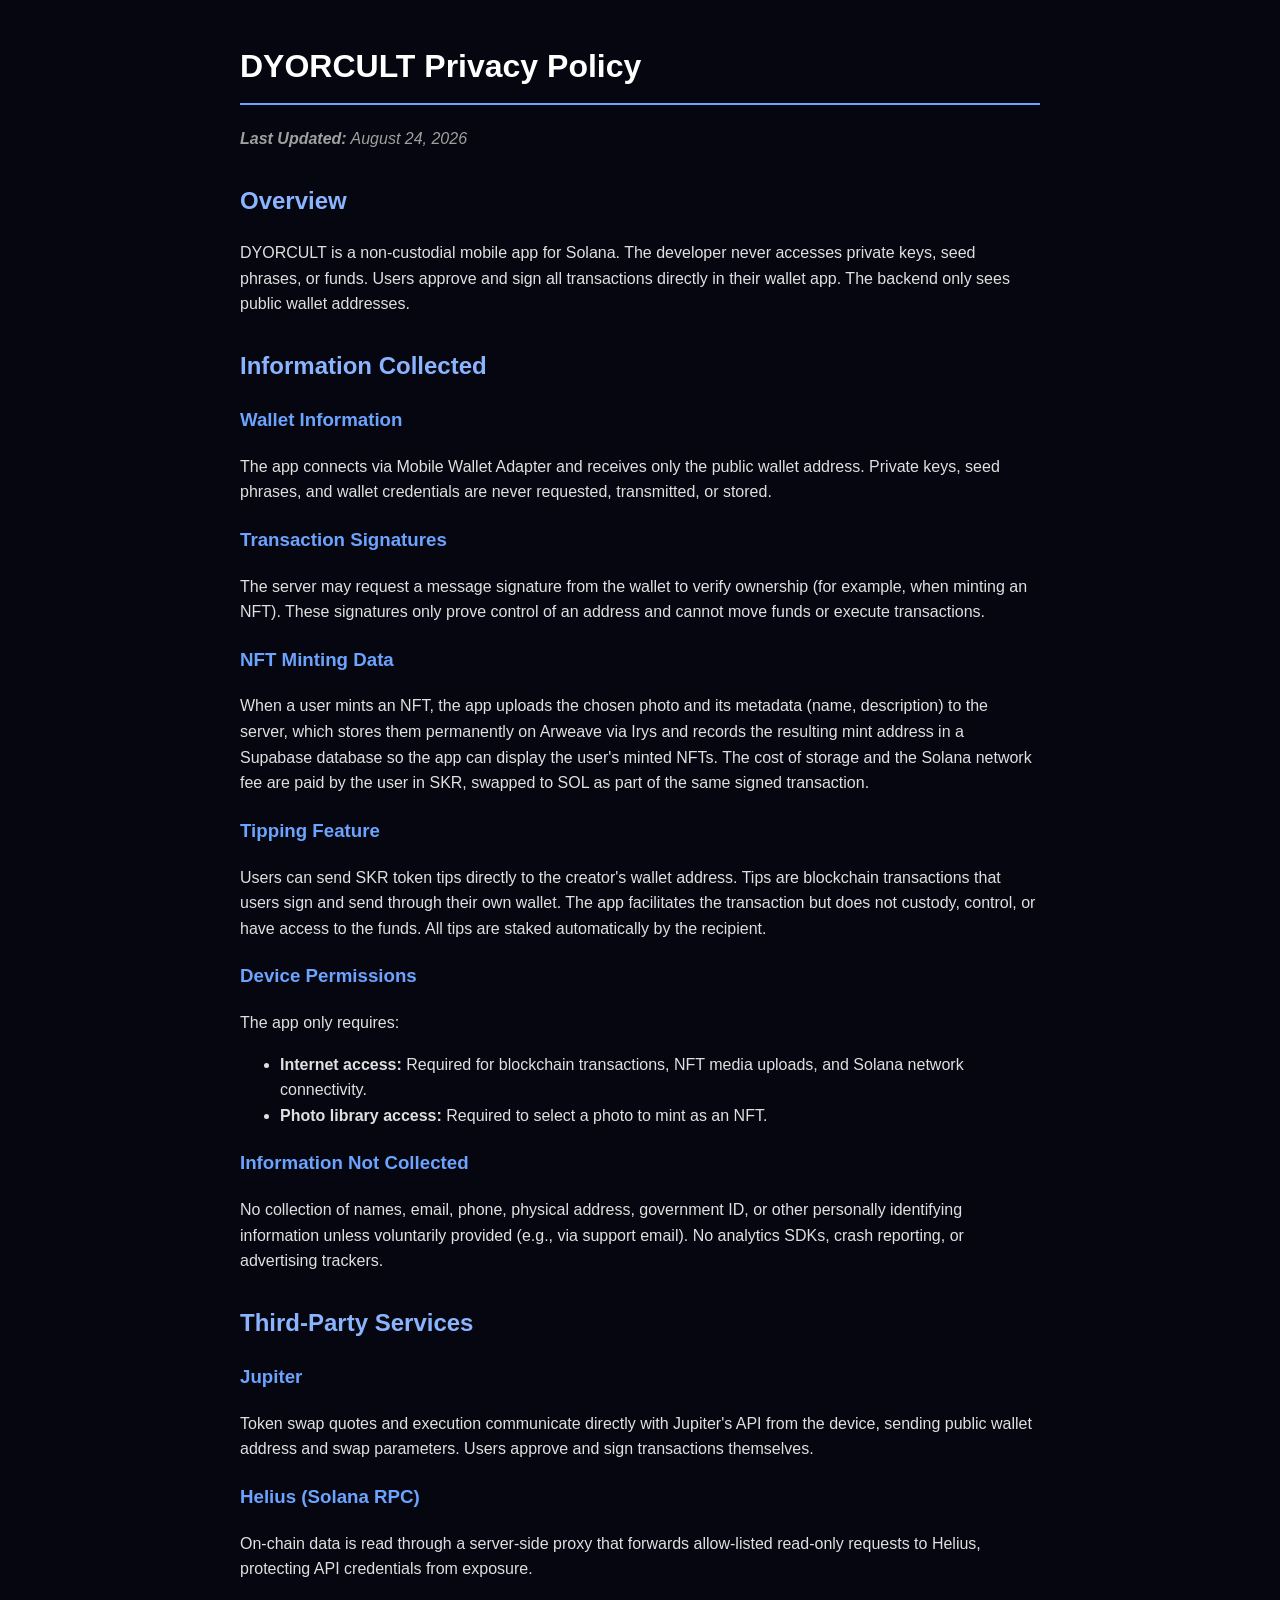
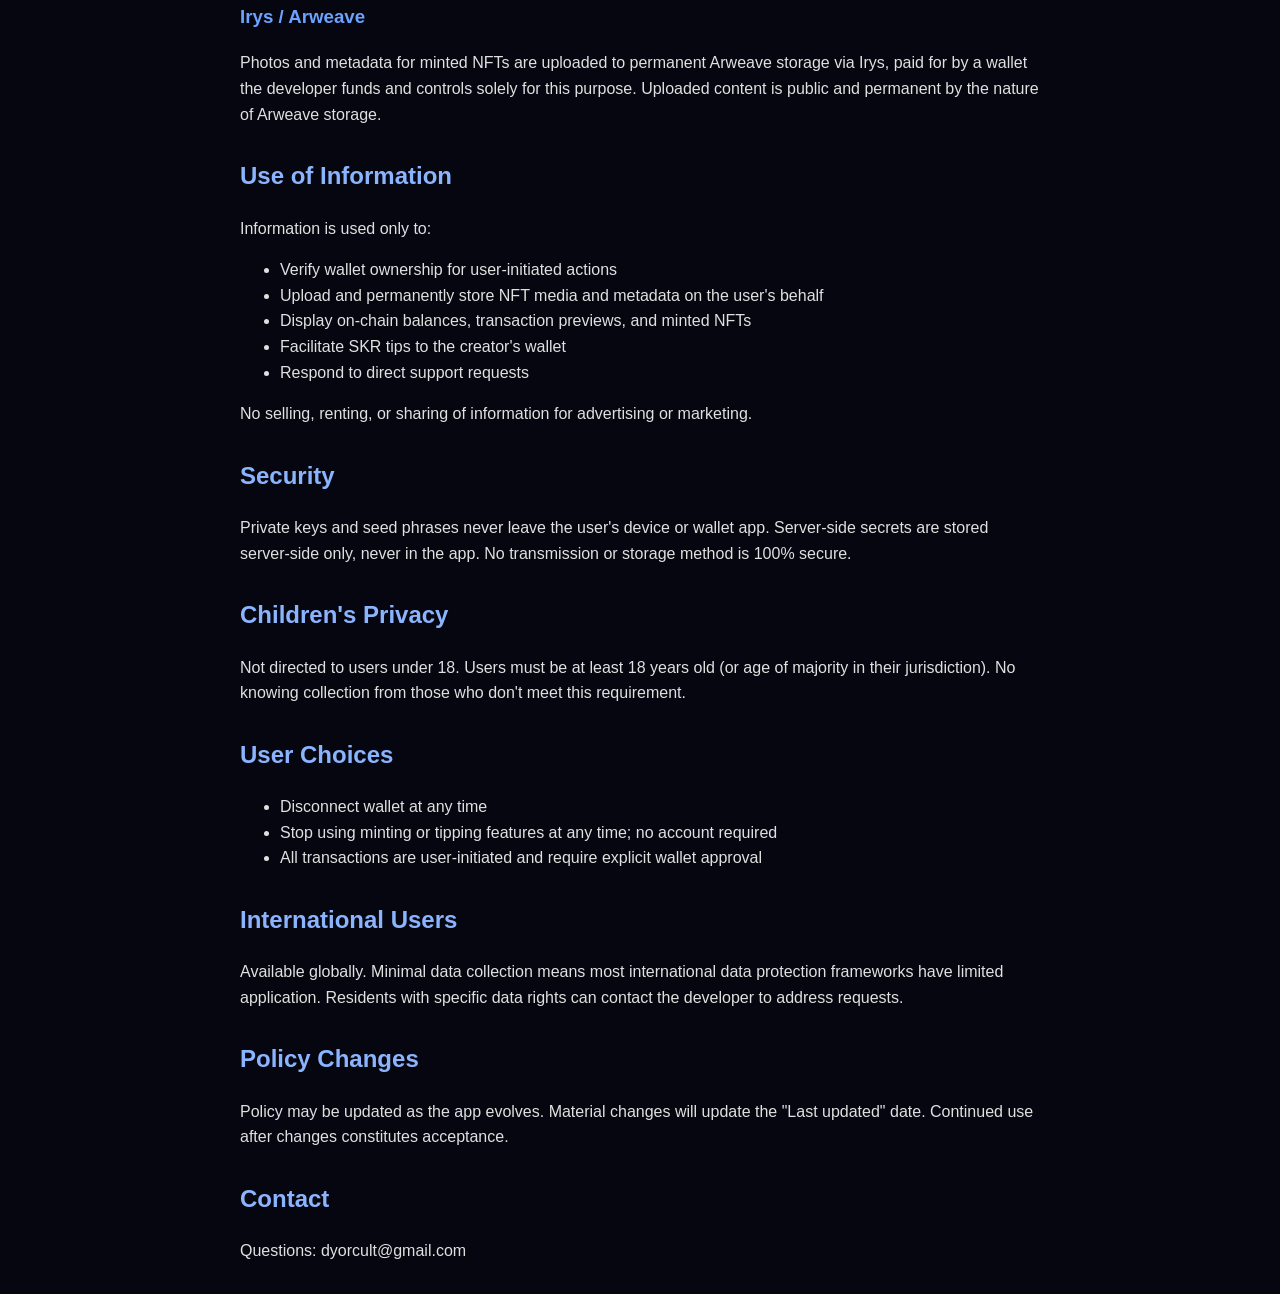
<file: dyorcult/privacy.html>
<!DOCTYPE html>
<html lang="en">
<head>
    <meta charset="UTF-8">
    <meta name="viewport" content="width=device-width, initial-scale=1.0">
    <title>DYORCULT Privacy Policy</title>
    <style>
        body {
            font-family: -apple-system, BlinkMacSystemFont, 'Segoe UI', Roboto, Oxygen, Ubuntu, Cantarell, sans-serif;
            line-height: 1.6;
            max-width: 800px;
            margin: 0 auto;
            padding: 20px;
            background-color: #05060f;
            color: #e0e0e0;
        }
        h1 {
            color: #ffffff;
            border-bottom: 2px solid #6ba3ff;
            padding-bottom: 10px;
        }
        h2 {
            color: #8bb4ff;
            margin-top: 30px;
        }
        h3 {
            color: #6ba3ff;
            margin-top: 20px;
        }
        p {
            margin: 10px 0;
        }
        ul {
            color: #e0e0e0;
        }
        .last-updated {
            color: #a0a0a0;
            font-style: italic;
        }
    </style>
</head>
<body>
    <h1>DYORCULT Privacy Policy</h1>
    <p class="last-updated"><strong>Last Updated:</strong> August 24, 2026</p>

    <h2>Overview</h2>
    <p>DYORCULT is a non-custodial mobile app for Solana. The developer never accesses private keys, seed phrases, or funds. Users approve and sign all transactions directly in their wallet app. The backend only sees public wallet addresses.</p>

    <h2>Information Collected</h2>

    <h3>Wallet Information</h3>
    <p>The app connects via Mobile Wallet Adapter and receives only the public wallet address. Private keys, seed phrases, and wallet credentials are never requested, transmitted, or stored.</p>

    <h3>Transaction Signatures</h3>
    <p>The server may request a message signature from the wallet to verify ownership (for example, when minting an NFT). These signatures only prove control of an address and cannot move funds or execute transactions.</p>

    <h3>NFT Minting Data</h3>
    <p>When a user mints an NFT, the app uploads the chosen photo and its metadata (name, description) to the server, which stores them permanently on Arweave via Irys and records the resulting mint address in a Supabase database so the app can display the user's minted NFTs. The cost of storage and the Solana network fee are paid by the user in SKR, swapped to SOL as part of the same signed transaction.</p>

    <h3>Tipping Feature</h3>
    <p>Users can send SKR token tips directly to the creator's wallet address. Tips are blockchain transactions that users sign and send through their own wallet. The app facilitates the transaction but does not custody, control, or have access to the funds. All tips are staked automatically by the recipient.</p>

    <h3>Device Permissions</h3>
    <p>The app only requires:</p>
    <ul>
        <li><strong>Internet access:</strong> Required for blockchain transactions, NFT media uploads, and Solana network connectivity.</li>
        <li><strong>Photo library access:</strong> Required to select a photo to mint as an NFT.</li>
    </ul>

    <h3>Information Not Collected</h3>
    <p>No collection of names, email, phone, physical address, government ID, or other personally identifying information unless voluntarily provided (e.g., via support email). No analytics SDKs, crash reporting, or advertising trackers.</p>

    <h2>Third-Party Services</h2>

    <h3>Jupiter</h3>
    <p>Token swap quotes and execution communicate directly with Jupiter's API from the device, sending public wallet address and swap parameters. Users approve and sign transactions themselves.</p>

    <h3>Helius (Solana RPC)</h3>
    <p>On-chain data is read through a server-side proxy that forwards allow-listed read-only requests to Helius, protecting API credentials from exposure.</p>

    <h3>Irys / Arweave</h3>
    <p>Photos and metadata for minted NFTs are uploaded to permanent Arweave storage via Irys, paid for by a wallet the developer funds and controls solely for this purpose. Uploaded content is public and permanent by the nature of Arweave storage.</p>

    <h2>Use of Information</h2>
    <p>Information is used only to:</p>
    <ul>
        <li>Verify wallet ownership for user-initiated actions</li>
        <li>Upload and permanently store NFT media and metadata on the user's behalf</li>
        <li>Display on-chain balances, transaction previews, and minted NFTs</li>
        <li>Facilitate SKR tips to the creator's wallet</li>
        <li>Respond to direct support requests</li>
    </ul>
    <p>No selling, renting, or sharing of information for advertising or marketing.</p>

    <h2>Security</h2>
    <p>Private keys and seed phrases never leave the user's device or wallet app. Server-side secrets are stored server-side only, never in the app. No transmission or storage method is 100% secure.</p>

    <h2>Children's Privacy</h2>
    <p>Not directed to users under 18. Users must be at least 18 years old (or age of majority in their jurisdiction). No knowing collection from those who don't meet this requirement.</p>

    <h2>User Choices</h2>
    <ul>
        <li>Disconnect wallet at any time</li>
        <li>Stop using minting or tipping features at any time; no account required</li>
        <li>All transactions are user-initiated and require explicit wallet approval</li>
    </ul>

    <h2>International Users</h2>
    <p>Available globally. Minimal data collection means most international data protection frameworks have limited application. Residents with specific data rights can contact the developer to address requests.</p>

    <h2>Policy Changes</h2>
    <p>Policy may be updated as the app evolves. Material changes will update the "Last updated" date. Continued use after changes constitutes acceptance.</p>

    <h2>Contact</h2>
    <p>Questions: dyorcult@gmail.com</p>
</body>
</html>
</file>
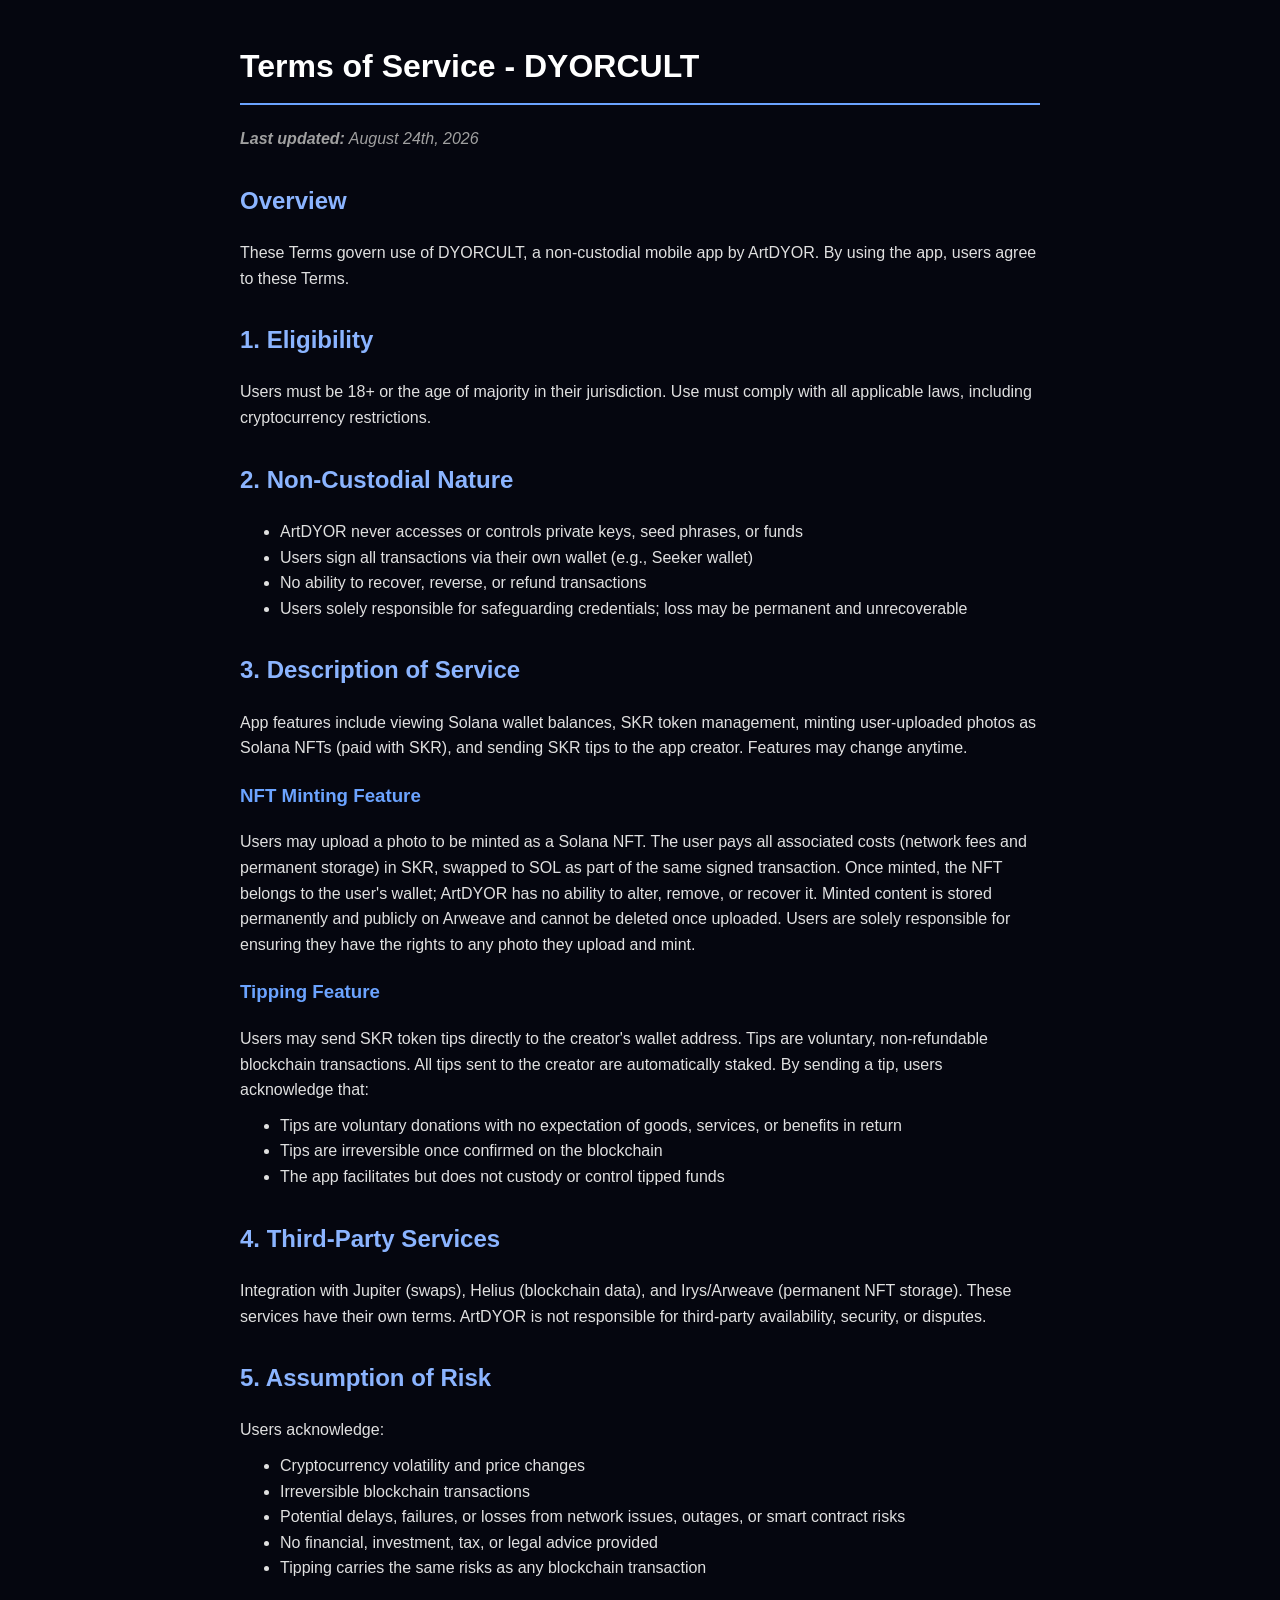
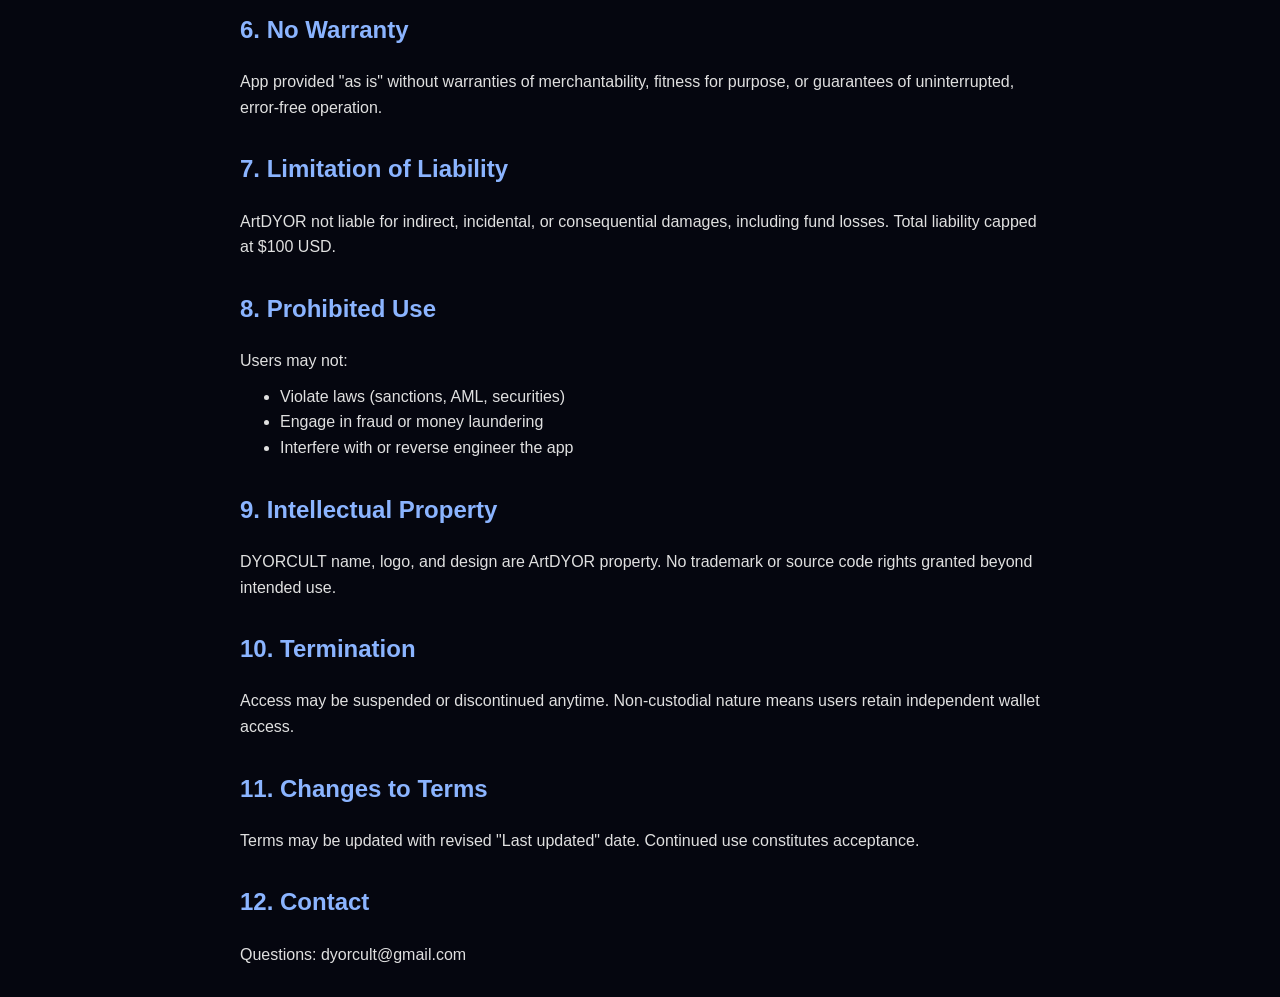
<file: dyorcult/terms.html>
<!DOCTYPE html>
<html lang="en">
<head>
    <meta charset="UTF-8">
    <meta name="viewport" content="width=device-width, initial-scale=1.0">
    <title>DYORCULT Terms of Service</title>
    <style>
        body {
            font-family: -apple-system, BlinkMacSystemFont, 'Segoe UI', Roboto, Oxygen, Ubuntu, Cantarell, sans-serif;
            line-height: 1.6;
            max-width: 800px;
            margin: 0 auto;
            padding: 20px;
            background-color: #05060f;
            color: #e0e0e0;
        }
        h1 {
            color: #ffffff;
            border-bottom: 2px solid #6ba3ff;
            padding-bottom: 10px;
        }
        h2 {
            color: #8bb4ff;
            margin-top: 30px;
        }
        h3 {
            color: #6ba3ff;
            margin-top: 20px;
        }
        p, ul {
            margin: 10px 0;
        }
        ul {
            color: #e0e0e0;
        }
        .last-updated {
            color: #a0a0a0;
            font-style: italic;
        }
    </style>
</head>
<body>
    <h1>Terms of Service - DYORCULT</h1>
    <p class="last-updated"><strong>Last updated:</strong> August 24th, 2026</p>

    <h2>Overview</h2>
    <p>These Terms govern use of DYORCULT, a non-custodial mobile app by ArtDYOR. By using the app, users agree to these Terms.</p>

    <h2>1. Eligibility</h2>
    <p>Users must be 18+ or the age of majority in their jurisdiction. Use must comply with all applicable laws, including cryptocurrency restrictions.</p>

    <h2>2. Non-Custodial Nature</h2>
    <ul>
        <li>ArtDYOR never accesses or controls private keys, seed phrases, or funds</li>
        <li>Users sign all transactions via their own wallet (e.g., Seeker wallet)</li>
        <li>No ability to recover, reverse, or refund transactions</li>
        <li>Users solely responsible for safeguarding credentials; loss may be permanent and unrecoverable</li>
    </ul>

    <h2>3. Description of Service</h2>
    <p>App features include viewing Solana wallet balances, SKR token management, minting user-uploaded photos as Solana NFTs (paid with SKR), and sending SKR tips to the app creator. Features may change anytime.</p>

    <h3>NFT Minting Feature</h3>
    <p>Users may upload a photo to be minted as a Solana NFT. The user pays all associated costs (network fees and permanent storage) in SKR, swapped to SOL as part of the same signed transaction. Once minted, the NFT belongs to the user's wallet; ArtDYOR has no ability to alter, remove, or recover it. Minted content is stored permanently and publicly on Arweave and cannot be deleted once uploaded. Users are solely responsible for ensuring they have the rights to any photo they upload and mint.</p>

    <h3>Tipping Feature</h3>
    <p>Users may send SKR token tips directly to the creator's wallet address. Tips are voluntary, non-refundable blockchain transactions. All tips sent to the creator are automatically staked. By sending a tip, users acknowledge that:</p>
    <ul>
        <li>Tips are voluntary donations with no expectation of goods, services, or benefits in return</li>
        <li>Tips are irreversible once confirmed on the blockchain</li>
        <li>The app facilitates but does not custody or control tipped funds</li>
    </ul>

    <h2>4. Third-Party Services</h2>
    <p>Integration with Jupiter (swaps), Helius (blockchain data), and Irys/Arweave (permanent NFT storage). These services have their own terms. ArtDYOR is not responsible for third-party availability, security, or disputes.</p>

    <h2>5. Assumption of Risk</h2>
    <p>Users acknowledge:</p>
    <ul>
        <li>Cryptocurrency volatility and price changes</li>
        <li>Irreversible blockchain transactions</li>
        <li>Potential delays, failures, or losses from network issues, outages, or smart contract risks</li>
        <li>No financial, investment, tax, or legal advice provided</li>
        <li>Tipping carries the same risks as any blockchain transaction</li>
    </ul>

    <h2>6. No Warranty</h2>
    <p>App provided "as is" without warranties of merchantability, fitness for purpose, or guarantees of uninterrupted, error-free operation.</p>

    <h2>7. Limitation of Liability</h2>
    <p>ArtDYOR not liable for indirect, incidental, or consequential damages, including fund losses. Total liability capped at $100 USD.</p>

    <h2>8. Prohibited Use</h2>
    <p>Users may not:</p>
    <ul>
        <li>Violate laws (sanctions, AML, securities)</li>
        <li>Engage in fraud or money laundering</li>
        <li>Interfere with or reverse engineer the app</li>
    </ul>

    <h2>9. Intellectual Property</h2>
    <p>DYORCULT name, logo, and design are ArtDYOR property. No trademark or source code rights granted beyond intended use.</p>

    <h2>10. Termination</h2>
    <p>Access may be suspended or discontinued anytime. Non-custodial nature means users retain independent wallet access.</p>

    <h2>11. Changes to Terms</h2>
    <p>Terms may be updated with revised "Last updated" date. Continued use constitutes acceptance.</p>

    <h2>12. Contact</h2>
    <p>Questions: dyorcult@gmail.com</p>
</body>
</html>
</file>
<file: styles.css>
/* ==========================================================================
   ArtDYOR — Developer Website
   Styled per the Dala design system: pure black canvas, single violet accent,
   scale-driven typography, no cards/shadows — the void is the design.
   ========================================================================== */

:root {
  /* Colors */
  --color-void: #000000;
  --color-violet: #8052ff;
  --color-violet-dim: #6a3ff0;
  --color-saffron: #ffb829;
  --color-white: #ffffff;
  --color-ash: #9a9aa5;
  --color-mist: rgba(255, 255, 255, 0.72);
  --color-hairline: rgba(255, 255, 255, 0.12);

  /* Typography */
  --font-sans: 'Inter', ui-sans-serif, system-ui, -apple-system, BlinkMacSystemFont, "Segoe UI", Roboto, sans-serif;

  /* Layout */
  --page-max-width: 1280px;
  --section-gap: 96px;
  --unit: 6px;

  /* Radius */
  --radius: 24px;
  --radius-pill: 9999px;
}

* {
  margin: 0;
  padding: 0;
  box-sizing: border-box;
}

html {
  scroll-behavior: smooth;
}

body {
  background: var(--color-void);
  color: var(--color-white);
  font-family: var(--font-sans);
  font-weight: 200;
  font-size: 18px;
  line-height: 1.6;
  letter-spacing: -0.01em;
  overflow-x: hidden;
}

a {
  color: inherit;
  text-decoration: none;
}

.container {
  max-width: var(--page-max-width);
  margin: 0 auto;
  padding: 0 32px;
}

/* ---------------- Nav ---------------- */

.nav {
  position: sticky;
  top: 0;
  z-index: 50;
  background: rgba(0, 0, 0, 0.85);
  backdrop-filter: blur(10px);
  height: 76px;
  display: flex;
  align-items: center;
}

.nav .container {
  display: flex;
  align-items: center;
  justify-content: space-between;
  width: 100%;
}

.nav-logo {
  font-weight: 600;
  font-size: 16px;
  letter-spacing: 0.025em;
  text-transform: uppercase;
  color: var(--color-white);
}

.nav-links {
  display: flex;
  gap: 40px;
  list-style: none;
}

.nav-links a {
  font-size: 14px;
  font-weight: 600;
  text-transform: uppercase;
  letter-spacing: 0.025em;
  color: var(--color-ash);
  transition: color 0.15s ease;
}

.nav-links a:hover {
  color: var(--color-white);
}

.nav-actions {
  display: flex;
  align-items: center;
  gap: 24px;
}

.icon-link {
  display: inline-flex;
  align-items: center;
  justify-content: center;
  color: var(--color-ash);
  transition: color 0.15s ease;
}

.icon-link:hover {
  color: var(--color-white);
}

/* ---------------- Buttons ---------------- */

.btn {
  display: inline-flex;
  align-items: center;
  justify-content: center;
  border-radius: var(--radius-pill);
  padding: 14px 28px;
  font-family: var(--font-sans);
  font-weight: 600;
  font-size: 14px;
  text-transform: uppercase;
  letter-spacing: 0.025em;
  cursor: pointer;
  border: none;
  transition: opacity 0.15s ease, transform 0.15s ease;
}

.btn:hover {
  opacity: 0.88;
}

.btn-primary {
  background: var(--color-violet);
  color: var(--color-white);
}

.btn-ghost {
  background: transparent;
  border: 1px solid var(--color-hairline);
  color: var(--color-white);
}

.btn-ghost:hover {
  border-color: rgba(255, 255, 255, 0.32);
}

/* ---------------- Hero ---------------- */

.hero {
  position: relative;
  padding: 180px 0 var(--section-gap);
  overflow: hidden;
}

.hero .container {
  position: relative;
  z-index: 1;
  text-align: center;
  max-width: 720px;
}

.eyebrow {
  font-size: 14px;
  font-weight: 600;
  text-transform: uppercase;
  letter-spacing: 0.025em;
  color: var(--color-saffron);
  margin-bottom: 24px;
}

.hero h1 {
  font-weight: 400;
  font-size: clamp(40px, 5.5vw, 64px);
  line-height: 1.05;
  letter-spacing: -0.03em;
  margin-bottom: 30px;
}

.hero p {
  font-size: 20px;
  font-weight: 200;
  color: var(--color-mist);
  max-width: 560px;
  margin: 0 auto 48px;
}

.hero-ctas {
  display: flex;
  gap: 16px;
  justify-content: center;
}

/* ---------------- Home hero (two-column, particle field) ---------------- */

.hero-home {
  padding: 140px 0 var(--section-gap);
}

.hero-home .container {
  max-width: var(--page-max-width);
}

.hero-grid {
  display: grid;
  grid-template-columns: 1.1fr 0.9fr;
  align-items: center;
  gap: 48px;
}

.hero-content {
  text-align: left;
  max-width: 640px;
}

.hero-content .hero-ctas {
  justify-content: flex-start;
}

.hero-content p {
  margin: 0 0 48px;
}

.hero-home h1 {
  font-size: clamp(48px, 7vw, 92px);
  line-height: 0.98;
  letter-spacing: -0.04em;
}

.hero-visual {
  position: relative;
  height: 480px;
}

.hero-visual canvas {
  width: 100%;
  height: 100%;
  display: block;
}

/* ---------------- Section ---------------- */

.section {
  padding: var(--section-gap) 0;
}

.section-header {
  text-align: center;
  max-width: 640px;
  margin: 0 auto 60px;
}

.section-header h2 {
  font-weight: 400;
  font-size: clamp(32px, 4.5vw, 48px);
  line-height: 1.1;
  letter-spacing: -0.03em;
  margin-top: 20px;
}

.section-header p {
  font-size: 20px;
  font-weight: 200;
  color: var(--color-mist);
  margin-top: 20px;
}

/* ---------------- About ---------------- */

.about-card {
  max-width: 720px;
  margin: 0 auto;
}

.about-card p {
  color: var(--color-mist);
  font-size: 18px;
  font-weight: 200;
}

.about-card p + p {
  margin-top: 24px;
}

/* ---------------- App / Project cards ---------------- */

.project-grid {
  display: grid;
  grid-template-columns: 1fr;
  gap: 60px;
}

.project-card {
  display: flex;
  flex-direction: column;
  gap: 20px;
  padding-bottom: 60px;
  border-bottom: 1px solid var(--color-hairline);
}

.project-card:last-child {
  border-bottom: none;
  padding-bottom: 0;
}

.project-card-top {
  display: flex;
  align-items: center;
  justify-content: space-between;
  gap: 16px;
  flex-wrap: wrap;
}

.project-card h3 {
  font-weight: 400;
  font-size: 28px;
  letter-spacing: -0.02em;
}

.badge {
  display: inline-flex;
  align-items: center;
  color: var(--color-saffron);
  font-size: 13px;
  font-weight: 600;
  text-transform: uppercase;
  letter-spacing: 0.025em;
  border: 1px solid var(--color-hairline);
  border-radius: var(--radius-pill);
  padding: 6px 16px;
  white-space: nowrap;
}

.project-card p {
  color: var(--color-mist);
  font-size: 17px;
  font-weight: 200;
  max-width: 640px;
}

.feature-list {
  list-style: none;
  display: flex;
  flex-direction: column;
  gap: 12px;
  margin-top: 8px;
}

.feature-list li {
  display: flex;
  align-items: flex-start;
  gap: 12px;
  font-size: 16px;
  font-weight: 200;
  color: var(--color-mist);
}

.feature-list li::before {
  content: '—';
  color: var(--color-violet);
  flex-shrink: 0;
}

/* ---------------- Contact ---------------- */

.contact-card {
  max-width: 560px;
  margin: 0 auto;
  text-align: center;
}

.contact-card p {
  color: var(--color-mist);
  font-weight: 200;
  margin-bottom: 32px;
}

.contact-email {
  display: inline-block;
  font-weight: 400;
  font-size: 22px;
  color: var(--color-white);
  border-bottom: 1px solid var(--color-hairline);
  padding-bottom: 4px;
  transition: color 0.15s ease, border-color 0.15s ease;
}

.contact-email:hover {
  color: var(--color-violet);
  border-color: var(--color-violet);
}

/* ---------------- Footer ---------------- */

.footer {
  border-top: 1px solid var(--color-hairline);
  padding: 40px 0;
}

.footer .container {
  display: flex;
  align-items: center;
  justify-content: space-between;
  flex-wrap: wrap;
  gap: 12px;
}

.footer p {
  font-size: 13px;
  font-weight: 200;
  color: var(--color-ash);
}

.footer-note {
  font-size: 13px;
  font-weight: 200;
  color: var(--color-ash);
}

.footer-actions {
  display: flex;
  align-items: center;
  gap: 20px;
}

/* ---------------- Legal pages ---------------- */

.legal-hero {
  padding: 160px 0 48px;
  text-align: center;
}

.legal-hero .eyebrow {
  margin-bottom: 16px;
}

.legal-hero h1 {
  font-weight: 400;
  font-size: clamp(36px, 5vw, 48px);
  letter-spacing: -0.03em;
  line-height: 1.1;
}

.legal-updated {
  color: var(--color-ash);
  font-size: 14px;
  font-weight: 200;
  margin-top: 16px;
}

.legal-body {
  padding: 0 0 var(--section-gap);
}

.legal-card {
  max-width: 760px;
  margin: 0 auto;
}

.legal-card h2 {
  font-weight: 400;
  font-size: 26px;
  letter-spacing: -0.02em;
  color: var(--color-white);
  margin-top: 48px;
  margin-bottom: 16px;
}

.legal-card h2:first-child {
  margin-top: 0;
}

.legal-card h3 {
  font-weight: 600;
  font-size: 16px;
  color: var(--color-white);
  margin-top: 28px;
  margin-bottom: 10px;
}

.legal-card p {
  color: var(--color-mist);
  font-weight: 200;
  font-size: 16px;
  line-height: 1.7;
  margin-bottom: 14px;
}

.legal-card ul,
.legal-card ol {
  color: var(--color-mist);
  font-weight: 200;
  font-size: 16px;
  line-height: 1.7;
  margin: 0 0 14px 0;
  padding-left: 22px;
}

.legal-card li {
  margin-bottom: 10px;
}

.legal-card a {
  color: var(--color-saffron);
  border-bottom: 1px solid transparent;
}

.legal-card a:hover {
  border-bottom-color: var(--color-saffron);
}

.legal-card strong {
  color: var(--color-white);
  font-weight: 500;
}

.legal-callout {
  border: 1px solid var(--color-hairline);
  border-radius: var(--radius);
  padding: 24px 28px;
  margin: 28px 0;
}

.legal-callout p {
  color: var(--color-mist);
  margin-bottom: 0;
}

.legal-callout p:first-child strong {
  color: var(--color-white);
}

.legal-nav-links {
  display: flex;
  gap: 16px;
  justify-content: center;
  margin-top: 28px;
  font-size: 14px;
  font-weight: 200;
}

.legal-nav-links a {
  color: var(--color-ash);
}

.legal-nav-links a:hover {
  color: var(--color-white);
}

/* ---------------- Responsive ---------------- */

@media (max-width: 900px) {
  .hero-grid {
    grid-template-columns: 1fr;
    gap: 24px;
  }

  .hero-content {
    text-align: center;
    max-width: none;
    margin: 0 auto;
  }

  .hero-content .hero-ctas {
    justify-content: center;
  }

  .hero-visual {
    height: 320px;
    order: -1;
  }
}

@media (max-width: 640px) {
  .nav-links {
    display: none;
  }

  .hero {
    padding: 140px 0 60px;
  }

  .hero-home {
    padding: 120px 0 60px;
  }

  .hero-ctas {
    flex-direction: column;
    align-items: stretch;
  }

  .footer .container {
    flex-direction: column;
    text-align: center;
  }

  .legal-hero h1 {
    font-size: 32px;
  }
}
</file>
